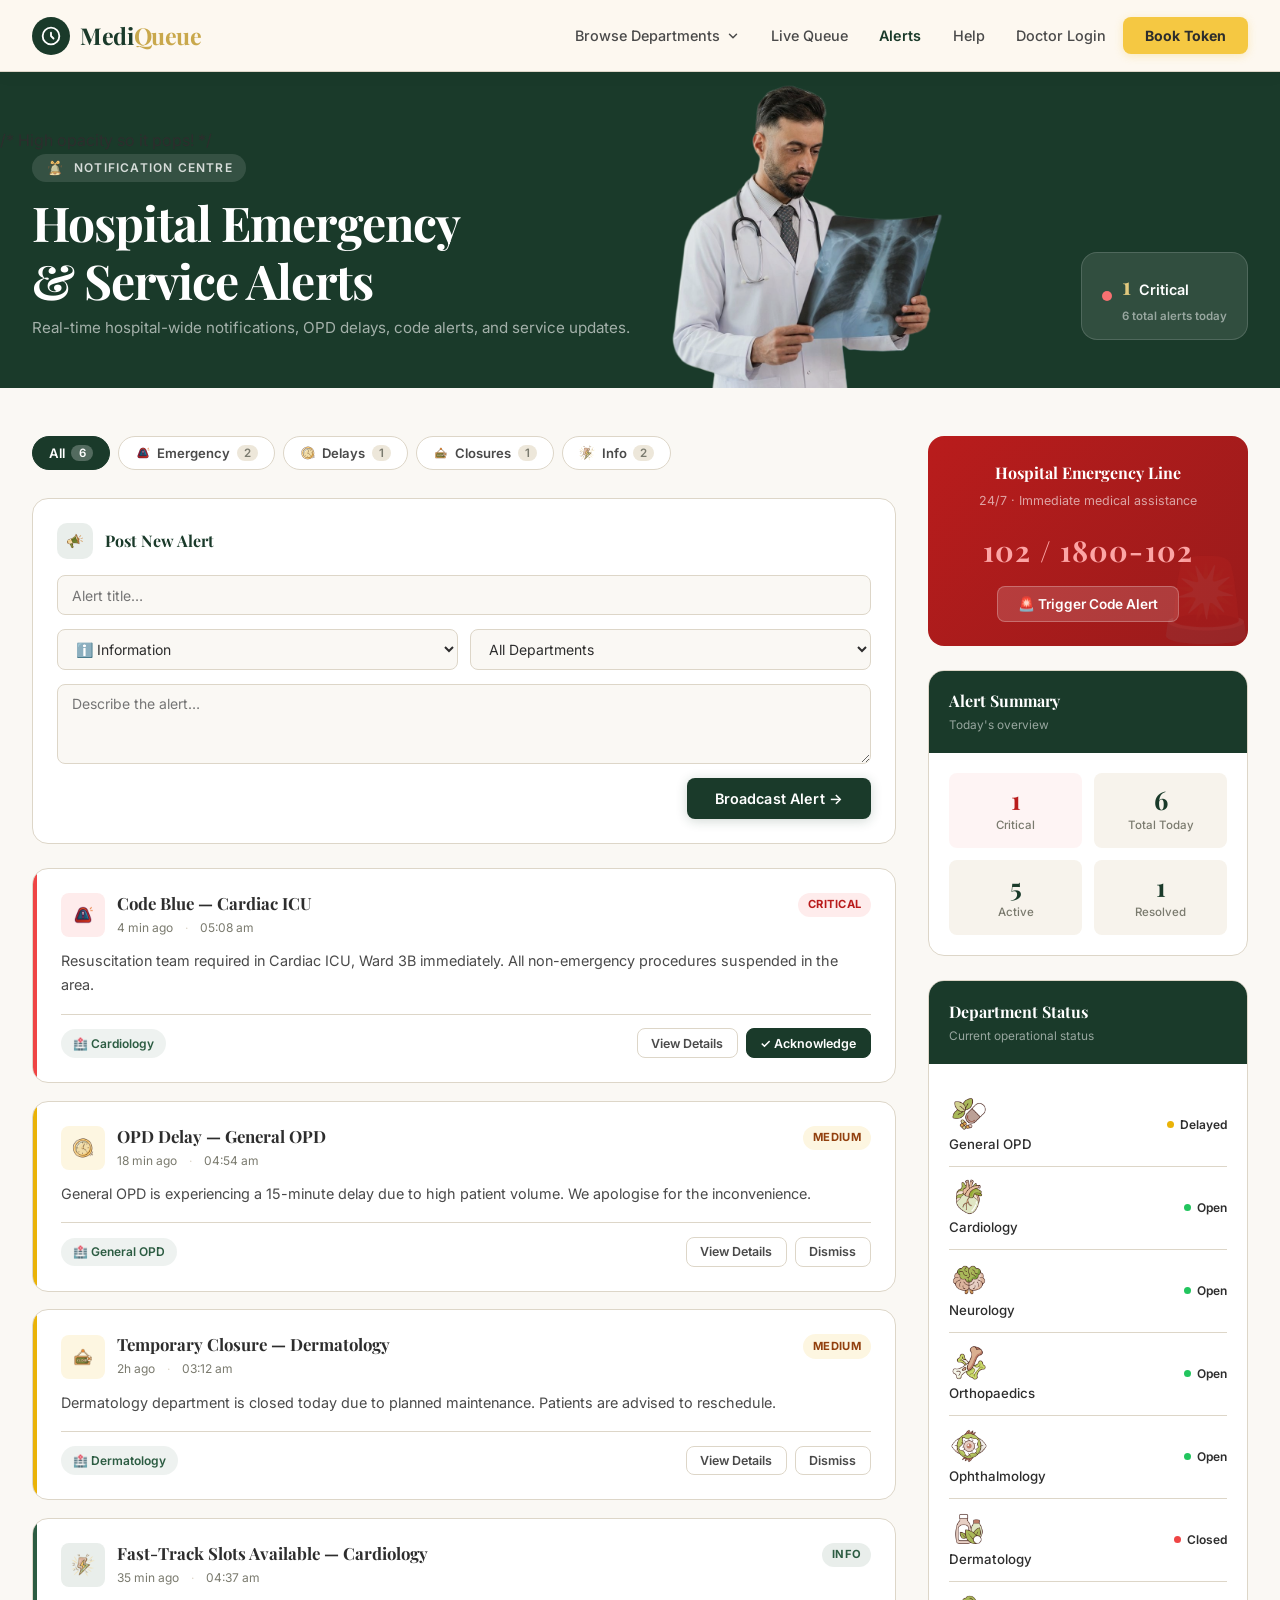
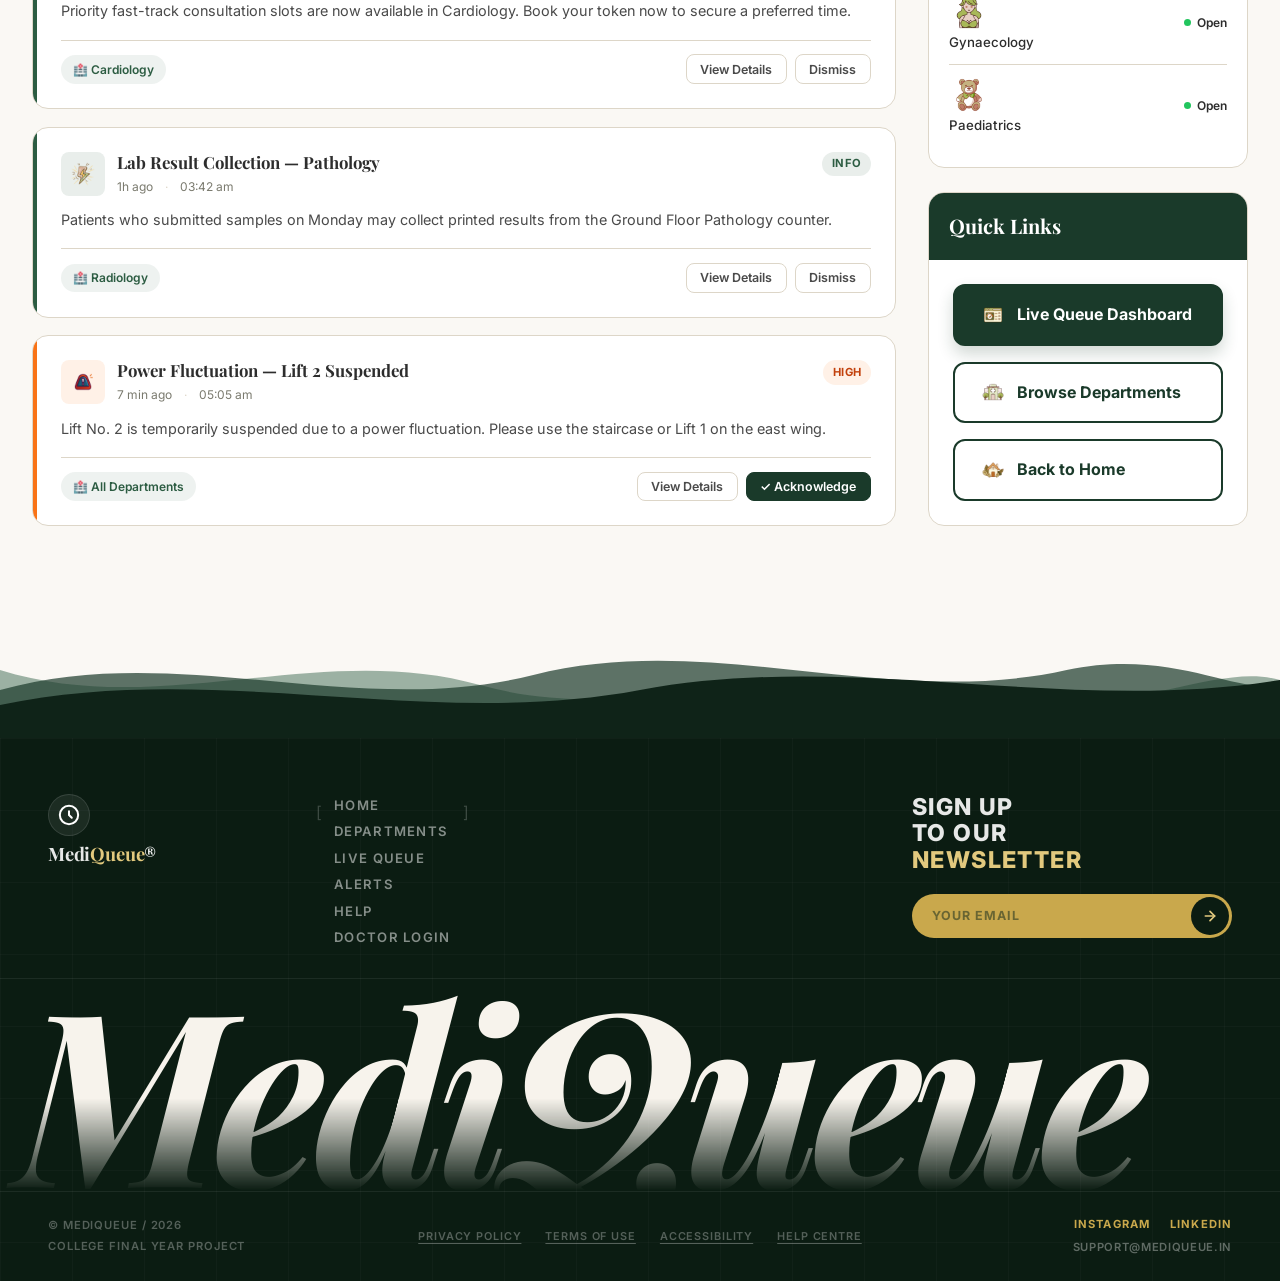
<file: alerts.html>
<!DOCTYPE html>
<html lang="en">
<head>
  <meta charset="UTF-8" />
  <meta name="viewport" content="width=device-width, initial-scale=1.0" />
  <title>Emergency Alerts — MediQueue</title>
  <link rel="preconnect" href="https://fonts.googleapis.com" />
  <link rel="preconnect" href="https://fonts.gstatic.com" crossorigin />
  <link rel="stylesheet" href="styles.css" />
  <style>
    /* ── Alerts page specific ── */
    .alerts-hero {
      background: var(--forest);
      padding: 3.5rem 0 3rem;
      position: relative;
      overflow: hidden;
    }
    
    .alerts-hero-inner {
      display: flex;
      align-items: flex-end;
      justify-content: space-between;
      gap: 2rem;
      flex-wrap: wrap;
    }
    .alerts-hero-title {
      font-family: var(--font-serif);
      font-size: clamp(2rem, 4vw, 3rem);
      font-weight: 700;
      color: #fff;
      line-height: 1.2;
      letter-spacing: -0.02em;
    }
    .alerts-hero-sub {
      font-size: 0.95rem;
      color: rgba(255,255,255,0.6);
      margin-top: 0.4rem;
    }
    .alerts-live-badge {
      display: flex;
      align-items: center;
      gap: 0.6rem;
      background: rgba(255,255,255,0.1);
      border: 1px solid rgba(255,255,255,0.15);
      border-radius: var(--radius-md);
      padding: 0.85rem 1.25rem;
      color: #fff;
      font-size: 0.9rem;
      font-weight: 600;
    }
    .alerts-live-dot {
      width: 10px; height: 10px;
      border-radius: 50%;
      background: #f87171;
      animation: pulse 1.5s ease-in-out infinite;
      flex-shrink: 0;
    }
    .alerts-live-count {
      font-family: var(--font-serif);
      font-size: 1.5rem;
      font-weight: 700;
      color: var(--gold-light);
      margin-right: 0.25rem;
    }

    /* ── Main ── */
    .alerts-main {
      background: var(--ivory);
      padding: 3rem 0 5rem;
    }
    .alerts-layout {
      display: grid;
      grid-template-columns: 1fr 320px;
      gap: 2rem;
      align-items: start;
    }

    /* ── Filter tabs ── */
    .alert-filter-tabs {
      display: flex;
      gap: 0.5rem;
      margin-bottom: 1.75rem;
      flex-wrap: wrap;
    }
    .alert-tab {
      display: flex;
      align-items: center;
      gap: 0.4rem;
      padding: 0.5rem 1rem;
      border-radius: 100px;
      font-size: 0.82rem;
      font-weight: 600;
      border: 1.5px solid var(--border);
      background: #fff;
      color: var(--charcoal-mid);
      cursor: pointer;
      transition: all var(--transition);
    }
    .alert-tab.active { background: var(--forest); color: #fff; border-color: var(--forest); }
    .alert-tab-count {
      background: rgba(255,255,255,0.25);
      border-radius: 100px;
      padding: 0.05rem 0.45rem;
      font-size: 0.72rem;
    }
    .alert-tab:not(.active) .alert-tab-count { background: var(--cream-dark); color: var(--muted); }

    /* ── Alert cards ── */
    .alerts-list {
      display: flex;
      flex-direction: column;
      gap: 1.1rem;
    }
    .alert-card {
      background: #fff;
      border: 1px solid var(--border);
      border-radius: var(--radius-md);
      overflow: hidden;
      transition: box-shadow var(--transition), transform var(--transition);
      position: relative;
    }
    .alert-card:hover {
      box-shadow: var(--shadow-md);
      transform: translateY(-2px);
    }
    .alert-card-strip {
      position: absolute;
      left: 0;
      top: 0;
      bottom: 0;
      width: 4px;
      border-radius: 0;
    }
    .strip-critical { background: #ef4444; }
    .strip-high     { background: #f97316; }
    .strip-medium   { background: #eab308; }
    .strip-low      { background: var(--forest-mid); }

    .alert-card-inner {
      padding: 1.5rem 1.5rem 1.5rem 1.75rem;
    }
    .alert-card-header {
      display: flex;
      align-items: flex-start;
      justify-content: space-between;
      gap: 1rem;
      margin-bottom: 0.75rem;
    }
    .alert-card-title-row {
      display: flex;
      align-items: center;
      gap: 0.75rem;
    }
    .alert-icon-wrap {
      width: 44px; height: 44px;
      border-radius: var(--radius-sm);
      display: flex;
      align-items: center;
      justify-content: center;
      font-size: 1.3rem;
      flex-shrink: 0;
    }
    .icon-critical { background: rgba(239,68,68,0.1); }
    .icon-high     { background: rgba(249,115,22,0.1); }
    .icon-medium   { background: rgba(234,179,8,0.12); }
    .icon-low      { background: rgba(44,92,66,0.1); }

    .alert-card-title {
      font-family: var(--font-serif);
      font-size: 1.05rem;
      font-weight: 700;
      color: var(--charcoal);
      line-height: 1.3;
    }
    .alert-card-meta {
      display: flex;
      align-items: center;
      gap: 0.75rem;
      flex-wrap: wrap;
      font-size: 0.75rem;
      color: var(--muted);
      margin-top: 0.2rem;
    }
    .alert-card-meta-sep { color: var(--border); }
    .alert-card-message {
      font-size: 0.9rem;
      color: var(--charcoal-mid);
      line-height: 1.7;
      margin-bottom: 1rem;
    }
    .alert-card-footer {
      display: flex;
      align-items: center;
      justify-content: space-between;
      flex-wrap: wrap;
      gap: 0.75rem;
      padding-top: 0.85rem;
      border-top: 1px solid var(--border);
    }
    .alert-dept-tag {
      display: flex;
      align-items: center;
      gap: 0.4rem;
      font-size: 0.75rem;
      font-weight: 600;
      color: var(--forest-mid);
      background: rgba(44,92,66,0.08);
      padding: 0.3rem 0.75rem;
      border-radius: 100px;
    }
    .alert-card-actions {
      display: flex;
      gap: 0.5rem;
    }
    .alert-btn-sm {
      padding: 0.4rem 0.85rem;
      border-radius: var(--radius-sm);
      font-size: 0.78rem;
      font-weight: 600;
      cursor: pointer;
      transition: all var(--transition);
      border: 1.5px solid var(--border);
      background: #fff;
      color: var(--charcoal-mid);
      font-family: var(--font-sans);
    }
    .alert-btn-sm:hover { background: var(--cream); }
    .alert-btn-sm.primary {
      background: var(--forest);
      color: #fff;
      border-color: var(--forest);
    }
    .alert-btn-sm.primary:hover { background: var(--forest-mid); }

    /* Priority badges */
    .priority-badge {
      font-size: 0.7rem;
      font-weight: 700;
      padding: 0.2rem 0.6rem;
      border-radius: 100px;
      white-space: nowrap;
      letter-spacing: 0.04em;
      text-transform: uppercase;
    }
    .pb-critical { background: rgba(239,68,68,0.1); color: #b91c1c; }
    .pb-high     { background: rgba(249,115,22,0.1); color: #c2410c; }
    .pb-medium   { background: rgba(234,179,8,0.12); color: #92400e; }
    .pb-low      { background: rgba(44,92,66,0.1);  color: var(--forest-mid); }

    /* ── Right sidebar ── */
    .alerts-sidebar { position: sticky; top: calc(var(--navbar-h) + 1rem); }
    .alert-sidebar-card {
      background: #fff;
      border: 1px solid var(--border);
      border-radius: var(--radius-md);
      overflow: hidden;
      margin-bottom: 1.5rem;
    }
    .alert-sidebar-header {
      padding: 1.1rem 1.25rem;
      background: var(--forest);
    }
    .alert-sidebar-title {
      font-family: var(--font-serif);
      font-size: 1rem;
      font-weight: 700;
      color: #fff;
    }
    .alert-sidebar-sub { font-size: 0.74rem; color: rgba(255,255,255,0.55); margin-top: 0.15rem; }
    .alert-sidebar-body { padding: 1.25rem; }

    /* Stats grid */
    .alert-stats-grid {
      display: grid;
      grid-template-columns: 1fr 1fr;
      gap: 0.75rem;
    }
    .alert-stat-box {
      background: var(--cream);
      border-radius: var(--radius-sm);
      padding: 0.85rem 1rem;
      text-align: center;
    }
    .alert-stat-num {
      font-family: var(--font-serif);
      font-size: 1.6rem;
      font-weight: 700;
      color: var(--forest);
      line-height: 1;
    }
    .alert-stat-label { font-size: 0.72rem; color: var(--muted); margin-top: 0.25rem; font-weight: 500; }
    .alert-stat-box.critical { background: rgba(239,68,68,0.06); }
    .alert-stat-box.critical .alert-stat-num { color: #b91c1c; }

    /* Emergency button */
    .emergency-call-card {
      background: linear-gradient(135deg, #b91c1c 0%, #991b1b 100%);
      border-radius: var(--radius-md);
      padding: 1.5rem;
      text-align: center;
      margin-bottom: 1.5rem;
      position: relative;
      overflow: hidden;
    }
    .emergency-call-card::after {
      content: '🚨';
      position: absolute;
      right: -0.5rem;
      bottom: -1rem;
      font-size: 5rem;
      opacity: 0.08;
    }
    .emergency-call-title {
      font-family: var(--font-serif);
      font-size: 1rem;
      font-weight: 700;
      color: #fff;
      margin-bottom: 0.3rem;
    }
    .emergency-call-sub {
      font-size: 0.78rem;
      color: rgba(255,255,255,0.6);
      margin-bottom: 1rem;
    }
    .emergency-call-number {
      font-family: var(--font-serif);
      font-size: 1.8rem;
      font-weight: 700;
      color: #fca5a5;
      letter-spacing: 0.04em;
    }
    .emergency-call-btn {
      margin-top: 0.85rem;
      background: rgba(255,255,255,0.15);
      color: #fff;
      border: 1px solid rgba(255,255,255,0.25);
      border-radius: var(--radius-sm);
      padding: 0.55rem 1.25rem;
      font-size: 0.85rem;
      font-weight: 600;
      font-family: var(--font-sans);
      cursor: pointer;
      transition: background var(--transition);
      display: inline-block;
    }
    .emergency-call-btn:hover { background: rgba(255,255,255,0.25); }

    /* Status list */
    .dept-status-list { display: flex; flex-direction: column; gap: 0; }
    .dept-status-row {
      display: flex;
      align-items: center;
      justify-content: space-between;
      padding: 0.65rem 0;
      border-bottom: 1px solid var(--border);
      font-size: 0.83rem;
    }
    .dept-status-row:last-child { border-bottom: none; }
    .dept-status-name { color: var(--charcoal); font-weight: 500; }
    .dept-status-indicator {
      display: flex;
      align-items: center;
      gap: 0.4rem;
      font-size: 0.75rem;
      font-weight: 600;
    }
    .dept-status-dot { width: 7px; height: 7px; border-radius: 50%; }
    .dot-open   { background: #22c55e; }
    .dot-closed { background: #ef4444; }
    .dot-delay  { background: #eab308; }

    /* ── EMERGENCY POPUP MODAL ── */
    .emergency-modal-overlay {
      position: fixed;
      inset: 0;
      background: rgba(139,0,0,0.5);
      backdrop-filter: blur(6px);
      -webkit-backdrop-filter: blur(6px);
      z-index: 2000;
      display: flex;
      align-items: center;
      justify-content: center;
      padding: 1.5rem;
      opacity: 0;
      visibility: hidden;
      transition: opacity var(--transition), visibility var(--transition);
    }
    .emergency-modal-overlay.active { opacity: 1; visibility: visible; }
    .emergency-modal-box {
      background: #fff;
      border-radius: var(--radius-lg);
      box-shadow: 0 30px 80px rgba(139,0,0,0.35);
      max-width: 540px;
      width: 100%;
      overflow: hidden;
      transform: scale(0.92) translateY(20px);
      transition: transform 0.35s cubic-bezier(0.34,1.56,0.64,1);
    }
    .emergency-modal-overlay.active .emergency-modal-box { transform: scale(1) translateY(0); }
    .emergency-modal-header {
      background: linear-gradient(135deg, #b91c1c 0%, #7f1d1d 100%);
      padding: 2rem;
      display: flex;
      align-items: center;
      gap: 1rem;
      position: relative;
    }
    .emergency-modal-icon {
      width: 56px; height: 56px;
      background: rgba(255,255,255,0.15);
      border-radius: 16px;
      display: flex;
      align-items: center;
      justify-content: center;
      font-size: 1.75rem;
      flex-shrink: 0;
      animation: emergencyPulse 1.5s ease-in-out infinite;
    }
    @keyframes emergencyPulse {
      0%,100% { box-shadow: 0 0 0 0 rgba(255,255,255,0.3); }
      50%      { box-shadow: 0 0 0 10px rgba(255,255,255,0); }
    }
    .emergency-modal-title {
      font-family: var(--font-serif);
      font-size: 1.4rem;
      font-weight: 700;
      color: #fff;
    }
    .emergency-modal-subtitle { font-size: 0.82rem; color: rgba(255,255,255,0.65); margin-top: 0.2rem; }
    .emergency-modal-close {
      position: absolute;
      top: 1rem; right: 1rem;
      width: 32px; height: 32px;
      border-radius: 50%;
      background: rgba(255,255,255,0.15);
      color: #fff;
      font-size: 1rem;
      display: flex;
      align-items: center;
      justify-content: center;
      cursor: pointer;
      border: none;
      font-family: inherit;
      transition: background var(--transition);
    }
    .emergency-modal-close:hover { background: rgba(255,255,255,0.25); }
    .emergency-modal-body { padding: 2rem; }
    .emergency-alert-content {
      background: rgba(239,68,68,0.05);
      border: 1px solid rgba(239,68,68,0.2);
      border-radius: var(--radius-md);
      padding: 1.25rem;
      margin-bottom: 1.25rem;
      font-size: 0.9rem;
      color: var(--charcoal-mid);
      line-height: 1.7;
    }
    .emergency-modal-meta {
      display: grid;
      grid-template-columns: 1fr 1fr;
      gap: 0.75rem;
      margin-bottom: 1.25rem;
    }
    .em-meta-box {
      background: var(--cream);
      border-radius: var(--radius-sm);
      padding: 0.75rem 1rem;
    }
    .em-meta-label { font-size: 0.7rem; font-weight: 600; text-transform: uppercase; letter-spacing: .06em; color: var(--muted); margin-bottom: .25rem; }
    .em-meta-value { font-size: 0.88rem; font-weight: 700; color: var(--charcoal); }
    .emergency-modal-footer {
      display: flex;
      gap: 0.75rem;
      justify-content: flex-end;
    }

    /* ── New alert compose form ── */
    .compose-form { display: flex; flex-direction: column; gap: 0.85rem; }
    .compose-input, .compose-select, .compose-textarea {
      width: 100%;
      padding: 0.65rem 0.9rem;
      border: 1.5px solid var(--border);
      border-radius: var(--radius-sm);
      font-size: 0.875rem;
      font-family: var(--font-sans);
      background: var(--ivory);
      color: var(--charcoal);
      outline: none;
      transition: border-color .2s;
    }
    .compose-input:focus, .compose-select:focus, .compose-textarea:focus {
      border-color: var(--forest-mid);
    }
    .compose-textarea { min-height: 80px; resize: vertical; }

    /* Responsive */
    @media (max-width: 1024px) {
      .alerts-layout { grid-template-columns: 1fr; }
      .alerts-sidebar { position: static; }
    }
  </style>
</head>
<body>

<!-- NAVBAR -->
<nav class="navbar" role="navigation">
  <div class="nav-container">
    <a href="index.html" class="nav-logo">
      <div class="nav-logo-icon">
        <svg viewBox="0 0 24 24" fill="none" stroke="#fff" stroke-width="2.2" stroke-linecap="round" stroke-linejoin="round">
          <path d="M12 2a10 10 0 1 0 0 20 10 10 0 0 0 0-20z"/>
          <path d="M12 8v4l3 3"/>
        </svg>
      </div>
      <span class="nav-logo-text">Medi<span>Queue</span></span>
    </a>
    <ul class="nav-links" id="navLinks">
      <li class="nav-dropdown">
        <button class="nav-dropdown-toggle">Browse Departments
          <svg width="14" height="14" viewBox="0 0 24 24" fill="none" stroke="currentColor" stroke-width="2.5" stroke-linecap="round" stroke-linejoin="round"><polyline points="6 9 12 15 18 9"/></svg>
        </button>
        <div class="nav-dropdown-menu" role="menu">
          <a href="departments.html" class="nav-dropdown-item" role="menuitem">
            <div class="nav-dropdown-item-icon">
              <img src="human-heart.png" alt="Cardio" style="width: 20px; height: 20px; object-fit: contain;">
            </div>
            <div class="nav-dropdown-item-text">
              <strong>Cardiology</strong>
              <small>Heart &amp; vascular care</small>
            </div>
          </a>

          <a href="departments.html" class="nav-dropdown-item" role="menuitem">
            <div class="nav-dropdown-item-icon">
              <img src="brain4.png" alt="Neuro" style="width: 20px; height: 20px; object-fit: contain;">
            </div>
            <div class="nav-dropdown-item-text">
              <strong>Neurology</strong>
              <small>Brain &amp; nervous system</small> 

              <small> heart @a</small>
            </div>
          </a>

          <a href="departments.html" class="nav-dropdown-item" role="menuitem">
            <div class="nav-dropdown-item-icon">
              <img src="bone.png" alt="Ortho" style="width: 20px; height: 20px; object-fit: contain;">
            </div>
            <div class="nav-dropdown-item-text">
              <strong>Orthopaedics</strong>
              <small>Bones, joints &amp; spine</small>
            </div>
          </a>

          <a href="departments.html" class="nav-dropdown-item" role="menuitem">
            <div class="nav-dropdown-item-icon">
              <img src="shampoo.png" alt="General" style="width: 20px; height: 20px; object-fit: contain;">
            </div>
            <div class="nav-dropdown-item-text">
              <strong>General OPD</strong>
              <small>General consultations</small>
            </div>
          </a>

          <div class="nav-divider"></div>

          <a href="departments.html" class="nav-dropdown-item" role="menuitem">
            <div class="nav-dropdown-item-icon">
              <img src="hospital.png" alt="All" style="width: 20px; height: 20px; object-fit: contain;">
            </div>
            <div class="nav-dropdown-item-text">
              <strong>View All Departments</strong>
              <small>12 departments available</small>
            </div>
          </a>
        </div>
      </li>
      <li><a href="queue.html" class="nav-link">Live Queue</a></li>
      <li><a href="alerts.html" class="nav-link active">Alerts</a></li>
      <li><a href="help.html" class="nav-link">Help</a></li>
      <li><a href="doctor-login.html" class="nav-link">Doctor Login</a></li>
      <li><a href="queue.html"><button class="btn-book-token">Book Token</button></a></li>
    </ul>
    <button class="nav-mobile-toggle" id="mobileToggle" aria-label="Toggle menu">
      <span></span><span></span><span></span>
    </button>
  </div>
</nav>


<!-- HERO -->
<section class="alerts-hero" style="position: relative; overflow: hidden;">

  <img src="emergency.png" alt="" aria-hidden="true"
       style="position: absolute; 
              bottom: -130px;      /* Use px to easily slide up or down */
              left: 63%;          /* Puts it perfectly between the text and the search box */
              transform: translateX(-50%); 
              height: 160%;       /* Taller than the section for a grand look */
              width: auto; 
              max-width: none;    /* Stops the browser from squishing it */
              object-fit: cover;  /* Keeps the proportions perfect */
              z-index: 1;         /* Keeps it behind the content */
              pointer-events: none; 
              opacity: 0.9;">     /* High opacity so it pops! */

  <div class="container" style="position: relative; z-index: 2;">
    <div class="alerts-hero-inner">
      <div>
        <div class="tag" style="margin-bottom:.75rem;background:rgba(255,255,255,0.12);color:rgba(255,255,255,.8);">
          <img src="bell-icon.png" alt="Alerts" style="width: 18px; height: 18px; object-fit: contain; vertical-align: middle; margin-right: 4px;">Notification Centre
        </div>
        <h1 class="alerts-hero-title">Hospital Emergency<br>&amp; Service Alerts</h1>
        <p class="alerts-hero-sub">Real-time hospital-wide notifications, OPD delays, code alerts, and service updates.</p>
      </div>
      <div class="alerts-live-badge">
        <span class="alerts-live-dot"></span>
        <div>
          <span class="alerts-live-count" id="criticalCount">2</span> Critical
          <div style="font-size:.72rem;color:rgba(255,255,255,.5);margin-top:.15rem;" id="totalAlerts">6 total alerts today</div>
        </div>
      </div>
    </div>
  </div>
</section>


<!-- MAIN -->
<section class="alerts-main">
  <div class="container">
    <div class="alerts-layout">

      <!-- LEFT: Alert list -->
      <div>
        <!-- Filter tabs -->
        <div class="alert-filter-tabs" id="alertFilterTabs">
          <button class="alert-tab active" onclick="filterAlerts('all', this)">
            All <span class="alert-tab-count" id="tabAll">6</span>
          </button>
          <button class="alert-tab" onclick="filterAlerts('emergency', this)">
            <img src="emergency-alert.png" alt="Emergency" style="width:16px; height:16px; object-fit:contain;"> Emergency <span class="alert-tab-count" id="tabEmergency">2</span>
          </button>
          <button class="alert-tab" onclick="filterAlerts('delay', this)">
            <img src="clock-icon.png" alt="Delay" style="width:16px; height:16px; object-fit:contain;"> Delays <span class="alert-tab-count" id="tabDelay">1</span>
          </button>
          <button class="alert-tab" onclick="filterAlerts('closure', this)">
            <img src="close.png" alt="Closure" style="width:16px; height:16px; object-fit:contain;"> Closures <span class="alert-tab-count" id="tabClosure">1</span>
          </button>
          <button class="alert-tab" onclick="filterAlerts('info', this)">
            <img src="electric-flash.png" alt="Info" style="width:16px; height:16px; object-fit:contain;"> Info <span class="alert-tab-count" id="tabInfo">2</span>
          </button>
        </div>
        <!-- Post new alert (admin-style) -->
        <div style="background:#fff;border:1px solid var(--border);border-radius:var(--radius-md);padding:1.5rem;margin-bottom:1.5rem;">
         <div style="display: flex; align-items: center; gap: 0.75rem; margin-bottom: 1rem;">
  
  <div style="width: 36px; height: 36px; border-radius: 10px; background: rgba(44,92,66,0.1); display: flex; align-items: center; justify-content: center; flex-shrink: 0;">
    <img src="megaphone-speaker.png" alt="Post" style="width: 20px; height: 20px; object-fit: contain;">
  </div>
  
  <div style="font-family: var(--font-serif); font-size: 1rem; font-weight: 700; color: var(--forest);">
    Post New Alert
  </div>

</div>
          <form class="compose-form" id="composeForm" onsubmit="postAlert(event)">
            <input type="text" class="compose-input" id="alertTitle" placeholder="Alert title…" required />
            <div style="display:grid;grid-template-columns:1fr 1fr;gap:.75rem;">
              <select class="compose-select" id="alertType">
                <option value="info">ℹ️ Information</option>
                <option value="delay">⏱️ OPD Delay</option>
                <option value="closure">🚧 Temporary Closure</option>
                <option value="emergency">🚨 Emergency</option>
              </select>
              <select class="compose-select" id="alertDept">
                <option value="All Departments">All Departments</option>
              </select>
            </div>
            <textarea class="compose-textarea" id="alertMessage" placeholder="Describe the alert…" required></textarea>
            <div style="display:flex;justify-content:flex-end;">
              <button type="submit" class="btn btn-primary">
                Broadcast Alert →
              </button>
            </div>
          </form>
        </div>

        <!-- Alerts list -->
        <div class="alerts-list" id="alertsList">
          <!-- Populated by JS -->
        </div>
      </div>

      <!-- RIGHT: Sidebar -->
      <div class="alerts-sidebar">

        <!-- Emergency line -->
        <div class="emergency-call-card">
          <div class="emergency-call-title">Hospital Emergency Line</div>
          <div class="emergency-call-sub">24/7 · Immediate medical assistance</div>
          <div class="emergency-call-number">102 / 1800-102</div>
          <button class="emergency-call-btn" onclick="triggerEmergencyPopup()">
            🚨 Trigger Code Alert
          </button>
        </div>

        <!-- Alert stats -->
        <div class="alert-sidebar-card">
          <div class="alert-sidebar-header">
            <div class="alert-sidebar-title">Alert Summary</div>
            <div class="alert-sidebar-sub">Today's overview</div>
          </div>
          <div class="alert-sidebar-body">
            <div class="alert-stats-grid">
              <div class="alert-stat-box critical">
                <div class="alert-stat-num" id="statCritical">2</div>
                <div class="alert-stat-label">Critical</div>
              </div>
              <div class="alert-stat-box">
                <div class="alert-stat-num" id="statTotal">6</div>
                <div class="alert-stat-label">Total Today</div>
              </div>
              <div class="alert-stat-box">
                <div class="alert-stat-num" id="statOpen">5</div>
                <div class="alert-stat-label">Active</div>
              </div>
              <div class="alert-stat-box">
                <div class="alert-stat-num">1</div>
                <div class="alert-stat-label">Resolved</div>
              </div>
            </div>
          </div>
        </div>

        <!-- Dept status -->
        <div class="alert-sidebar-card">
          <div class="alert-sidebar-header">
            <div class="alert-sidebar-title">Department Status</div>
            <div class="alert-sidebar-sub">Current operational status</div>
          </div>
          <div class="alert-sidebar-body">
            <div class="dept-status-list" id="deptStatusList">
              <!-- Populated by JS -->
            </div>
          </div>
        </div>

        <!-- Quick links -->
        <div class="alert-sidebar-card">
          <div class="alert-sidebar-header">
            <div class="alert-sidebar-title" style="font-size: 1.25rem;">Quick Links</div>
          </div>
          <div class="alert-sidebar-body" style="display:flex;flex-direction:column;gap:1rem; padding: 1.5rem;">
            
            <a href="queue.html" style="display:flex; align-items:center; justify-content:center; background: var(--forest); color: #fff; font-size: 1rem; font-weight: 700; font-family: var(--font-sans); padding: 1rem; border-radius: 12px; border: 2px solid var(--forest); box-shadow: 0 8px 16px rgba(26,58,42,0.2); text-decoration: none; width: 100%; box-sizing: border-box; transition: transform 0.2s;">
              <div style="display:flex; align-items:center; justify-content:flex-start; gap:0.75rem; width: 215px;">
                <img src="website-dashboard.png" alt="Queue" style="width: 24px; height: 24px; object-fit: contain; flex-shrink: 0;">
                <span style="text-align: left;">Live Queue Dashboard</span>
              </div>
            </a>
            
            <a href="departments.html" style="display:flex; align-items:center; justify-content:center; background: #fff; color: var(--forest); font-size: 1rem; font-weight: 700; font-family: var(--font-sans); padding: 1rem; border-radius: 12px; border: 2px solid var(--forest); text-decoration: none; width: 100%; box-sizing: border-box; transition: background 0.2s;">
              <div style="display:flex; align-items:center; justify-content:flex-start; gap:0.75rem; width: 215px;">
                <img src="hospital.png" alt="Departments" style="width: 24px; height: 24px; object-fit: contain; flex-shrink: 0;">
                <span style="text-align: left;">Browse Departments</span>
              </div>
            </a>
            
            <a href="index.html" style="display:flex; align-items:center; justify-content:center; background: #fff; color: var(--forest); font-size: 1rem; font-weight: 700; font-family: var(--font-sans); padding: 1rem; border-radius: 12px; border: 2px solid var(--forest); text-decoration: none; width: 100%; box-sizing: border-box; transition: background 0.2s;">
              <div style="display:flex; align-items:center; justify-content:flex-start; gap:0.75rem; width: 215px;">
                <img src="home (2).png" alt="Home" style="width: 24px; height: 24px; object-fit: contain; flex-shrink: 0;">
                <span style="text-align: left;">Back to Home</span>
              </div>
            </a>
            
          </div>
        </div>
      </div>
    </div>
  </div>
</section>


<!-- EMERGENCY POPUP MODAL -->
<div class="emergency-modal-overlay" id="emergencyModal" role="alertdialog" aria-modal="true" aria-live="assertive">
  <div class="emergency-modal-box">
    <div class="emergency-modal-header">
      <div class="emergency-modal-icon" id="emModalIcon">🚨</div>
      <div>
        <div class="emergency-modal-title" id="emModalTitle">Code Blue Alert</div>
        <div class="emergency-modal-subtitle" id="emModalSub">Cardiac ICU · Ward 3B</div>
      </div>
      <button class="emergency-modal-close" onclick="closeEmergencyModal()" aria-label="Close">✕</button>
    </div>
    <div class="emergency-modal-body">
      <div class="emergency-alert-content" id="emModalMessage">
        Resuscitation team required in Cardiac ICU, Ward 3B immediately. All non-emergency procedures suspended in the area. Medical staff report to Ward 3B immediately.
      </div>
      <div class="emergency-modal-meta" id="emModalMeta">
        <div class="em-meta-box">
          <div class="em-meta-label">Priority</div>
          <div class="em-meta-value" style="color:#b91c1c;">🔴 Critical</div>
        </div>
        <div class="em-meta-box">
          <div class="em-meta-label">Affected Area</div>
          <div class="em-meta-value">Cardiology</div>
        </div>
        <div class="em-meta-box">
          <div class="em-meta-label">Time Issued</div>
          <div class="em-meta-value" id="emModalTime">Just now</div>
        </div>
        <div class="em-meta-box">
          <div class="em-meta-label">Action Required</div>
          <div class="em-meta-value" style="color:#b91c1c;">Yes — Immediate</div>
        </div>
      </div>
      <div class="emergency-modal-footer">
        <button class="btn btn-secondary" onclick="closeEmergencyModal()">Dismiss</button>
        <button class="btn" style="background:#b91c1c;color:#fff;" onclick="acknowledgeAlert()">
          ✓ Acknowledge Alert
        </button>
      </div>
    </div>
  </div>
</div>

<footer class="footer-new" id="footer">

  <div class="footer-wave-wrap" aria-hidden="true" style="background: transparent;">
    <svg class="footer-wave-svg" viewBox="0 0 1440 110" preserveAspectRatio="none" xmlns="http://www.w3.org/2000/svg">
      <path d="M0,40 C180,90 360,10 540,55 C720,100 900,20 1080,60 C1260,100 1360,30 1440,50 L1440,110 L0,110 Z"
            fill="#2c5c42" opacity="0.45"/>
      <path d="M0,60 C200,10 400,90 600,45 C800,0 1000,80 1200,40 C1320,18 1390,65 1440,55 L1440,110 L0,110 Z"
            fill="#1a3a2a" opacity="0.7"/>
      <path d="M0,75 C240,30 480,100 720,60 C960,20 1200,85 1440,50 L1440,110 L0,110 Z"
            fill="#0f2318"/>
    </svg>
  </div>

  <div class="footer-new-body">

    <div class="ft-top">
      <div class="ft-brand">
        <a href="index.html" class="ft-logo-link" aria-label="MediQueue home">
          <div class="ft-logo-icon">
            <svg viewBox="0 0 24 24" fill="none" stroke="#fff" stroke-width="2.2" stroke-linecap="round" stroke-linejoin="round">
              <path d="M12 2a10 10 0 1 0 0 20 10 10 0 0 0 0-20z"/>
              <path d="M12 8v4l3 3"/>
            </svg>
          </div>
          <span class="ft-logo-text">Medi<em>Queue</em>®</span>
        </a>
      </div>

      <nav class="ft-nav" aria-label="Footer links">
        <span class="ft-nav-bracket">[</span>
        <div class="ft-nav-links">
          <a href="index.html">HOME</a>
          <a href="departments.html">DEPARTMENTS</a>
          <a href="queue.html">LIVE QUEUE</a>
          <a href="alerts.html">ALERTS</a>
          <a href="help.html">HELP</a>
          <a href="doctor-login.html">DOCTOR LOGIN</a>
        </div>
        <span class="ft-nav-bracket">]</span>
      </nav>

      <div class="ft-newsletter">
        <div class="ft-newsletter-heading">
          <span>SIGN UP</span>
          <span>TO OUR</span>
          <span class="ft-nl-accent">NEWSLETTER</span>
        </div>
        <form class="ft-nl-form" onsubmit="handleNewsletterSubmit(event)">
          <input type="email" class="ft-nl-input" placeholder="YOUR EMAIL" aria-label="Email address" required />
          <button type="submit" class="ft-nl-btn" aria-label="Subscribe">
            <svg width="18" height="18" viewBox="0 0 24 24" fill="none" stroke="currentColor" stroke-width="2.5" stroke-linecap="round" stroke-linejoin="round">
              <line x1="5" y1="12" x2="19" y2="12"/>
              <polyline points="12 5 19 12 12 19"/>
            </svg>
          </button>
        </form>
      </div>
    </div>

    <div class="ft-giant-wrap" aria-hidden="true">
      <span class="ft-giant-text">MediQueue</span>
    </div>

    <div class="ft-bottom">
      <div class="ft-bottom-copy">
        <span>© MEDIQUEUE / 2026</span>
        <span>COLLEGE FINAL YEAR PROJECT</span>
      </div>
      <div class="ft-bottom-legal">
        <a href="#">PRIVACY POLICY</a>
        <a href="#">TERMS OF USE</a>
        <a href="#">ACCESSIBILITY</a>
        <a href="#">HELP CENTRE</a>
      </div>
      <div class="ft-bottom-right">
        <div class="ft-socials">
          <a href="#" class="ft-social-link">INSTAGRAM</a>
          <a href="#" class="ft-social-link">LINKEDIN</a>
        </div>
        <a href="mailto:support@mediqueue.in" class="ft-email">SUPPORT@MEDIQUEUE.IN</a>
      </div>
    </div>

  </div>
</footer>

<script>
function handleNewsletterSubmit(e) {
  e.preventDefault();
  const input = e.target.querySelector('.ft-nl-input');
  if (typeof showToast === 'function') {
    showToast('Subscribed!', `${input.value} added to newsletter.`, '✉️');
  } else {
    alert(`Subscribed! ${input.value} added to newsletter.`);
  }
  input.value = '';
}
</script>


<!-- ═══════════════════════════════════════════════════════════
     BOOKING MODAL
═══════════════════════════════════════════════════════════════ -->
<div class="modal-overlay" id="bookingModal" role="dialog" aria-modal="true" aria-labelledby="modalTitle">
  <div class="modal-box">
    <div class="modal-header" style="position:relative;">
      <div class="modal-header-icon">🎫</div>
      <div>
        <div class="modal-header-title" id="modalTitle">Book Your OPD Token</div>
        <div class="modal-header-sub">Secure your place in the queue instantly</div>
      </div>
      <button class="modal-close" onclick="closeBookingModal()" aria-label="Close">✕</button>
    </div>

    <div class="modal-body" id="modalBody">
      <form id="bookingForm" onsubmit="submitBooking(event)">
        <div style="display:flex;flex-direction:column;gap:1.1rem;">

          <div>
            <label style="font-size:.8rem;font-weight:600;color:var(--charcoal-mid);display:block;margin-bottom:.4rem;letter-spacing:.04em;text-transform:uppercase;">Full Name</label>
            <input type="text" id="patientName" placeholder="e.g. Arjun Sharma" required
              style="width:100%;padding:.75rem 1rem;border:1.5px solid var(--border);border-radius:var(--radius-sm);font-size:.95rem;font-family:var(--font-sans);background:var(--ivory);color:var(--charcoal);outline:none;transition:border-color .2s;"
              onfocus="this.style.borderColor='var(--forest-mid)'"
              onblur="this.style.borderColor='var(--border)'" />
          </div>

          <div>
            <label style="font-size:.8rem;font-weight:600;color:var(--charcoal-mid);display:block;margin-bottom:.4rem;letter-spacing:.04em;text-transform:uppercase;">Department</label>
            <select id="deptSelect" required
              style="width:100%;padding:.75rem 1rem;border:1.5px solid var(--border);border-radius:var(--radius-sm);font-size:.95rem;font-family:var(--font-sans);background:var(--ivory);color:var(--charcoal);outline:none;cursor:pointer;transition:border-color .2s;"
              onfocus="this.style.borderColor='var(--forest-mid)'"
              onblur="this.style.borderColor='var(--border)'">
              <option value="">Select a department…</option>
              <option value="General OPD">General OPD</option>
              <option value="Cardiology">Cardiology</option>
              <option value="Neurology">Neurology</option>
              <option value="Orthopaedics">Orthopaedics</option>
              <option value="Ophthalmology">Ophthalmology</option>
              <option value="Dermatology">Dermatology</option>
              <option value="Gynaecology">Gynaecology</option>
              <option value="Paediatrics">Paediatrics</option>
            </select>
          </div>

          <div>
            <label style="font-size:.8rem;font-weight:600;color:var(--charcoal-mid);display:block;margin-bottom:.4rem;letter-spacing:.04em;text-transform:uppercase;">Token Type</label>
            <div style="display:grid;grid-template-columns:1fr 1fr;gap:.75rem;">
              <label style="cursor:pointer;">
                <input type="radio" name="tokenType" value="standard" checked style="display:none;" />
                <div class="token-type-option" id="opt-standard" onclick="selectTokenType('standard')"
                  style="border:2px solid var(--forest);background:rgba(44,92,66,0.05);border-radius:10px;padding:1rem;text-align:center;">
                  <div style="font-size:1.4rem;margin-bottom:.3rem;">🎫</div>
                  <div style="font-size:.85rem;font-weight:700;color:var(--forest);">Standard</div>
                  <div style="font-size:.74rem;color:var(--muted);">Free · Normal queue</div>
                </div>
              </label>
              <label style="cursor:pointer;">
                <input type="radio" name="tokenType" value="fasttrack" style="display:none;" />
                <div class="token-type-option" id="opt-fasttrack" onclick="selectTokenType('fasttrack')"
                  style="border:2px solid var(--border);border-radius:10px;padding:1rem;text-align:center;">
                  <div style="font-size:1.4rem;margin-bottom:.3rem;">⚡</div>
                  <div style="font-size:.85rem;font-weight:700;color:var(--charcoal);">Fast-Track</div>
                  <div style="font-size:.74rem;color:var(--muted);">₹150 · Priority queue</div>
                </div>
              </label>
            </div>
          </div>

        </div>

        <div class="modal-footer" style="padding:1.5rem 0 0;margin-top:1rem;">
          <button type="button" class="btn btn-secondary" onclick="closeBookingModal()">Cancel</button>
          <button type="submit" class="btn btn-gold">Generate Token →</button>
        </div>
      </form>
    </div>
  </div>
</div>
<div id="toast-container"></div>

<script src="app.js"></script>
<script>
  let currentAlertFilter = 'all';

  /* ── Priority config ── */
  const PRIORITY_CONFIG = {
    critical: { stripClass: 'strip-critical', iconClass: 'icon-critical', badgeClass: 'pb-critical', label: 'Critical' },
    high:     { stripClass: 'strip-high',     iconClass: 'icon-high',     badgeClass: 'pb-high',     label: 'High' },
    medium:   { stripClass: 'strip-medium',   iconClass: 'icon-medium',   badgeClass: 'pb-medium',   label: 'Medium' },
    low:      { stripClass: 'strip-low',      iconClass: 'icon-low',      badgeClass: 'pb-low',      label: 'Info' },
  };

  /* ── Render alerts ── */
  /* ── Custom Premium Icons Mapping ── */
  const CUSTOM_ICONS = {
    emergency: '<img src="emergency-alert.png" style="width: 24px; height: 24px; object-fit: contain;">',
    delay: '<img src="clock-icon.png" style="width: 24px; height: 24px; object-fit: contain;">',
    closure: '<img src="close.png" style="width: 24px; height: 24px; object-fit: contain;">',
    info: '<img src="electric-flash.png" style="width: 24px; height: 24px; object-fit: contain;">'
  };

  /* ── Render alerts ── */
  function renderAlerts() {
    const list = document.getElementById('alertsList');
    if (!list) return;

    let filtered = MQ.alerts;
    if (currentAlertFilter !== 'all') {
      filtered = MQ.alerts.filter(a => a.type === currentAlertFilter);
    }

    if (filtered.length === 0) {
      list.innerHTML = `<div style="text-align:center;padding:3rem;color:var(--muted);">
        <div style="font-size:2.5rem;margin-bottom:.75rem;">✅</div>
        <div style="font-size:1rem;font-weight:600;">No alerts in this category.</div>
      </div>`;
      return;
    }

    list.innerHTML = filtered.map(alert => {
      const pc = PRIORITY_CONFIG[alert.priority] || PRIORITY_CONFIG.low;
      // Pulls your custom PNG based on the alert type!
      const customImgIcon = CUSTOM_ICONS[alert.type] || CUSTOM_ICONS.info; 

      return `
        <div class="alert-card" id="alert-${alert.id}">
          <div class="alert-card-strip ${pc.stripClass}"></div>
          <div class="alert-card-inner">
            <div class="alert-card-header">
              <div class="alert-card-title-row">
                <div class="alert-icon-wrap ${pc.iconClass}">${customImgIcon}</div>
                <div>
                  <div class="alert-card-title">${alert.title}</div>
                  <div class="alert-card-meta">
                    <span>${timeAgo(alert.time)}</span>
                    <span class="alert-card-meta-sep">·</span>
                    <span>${formatTime(alert.time)}</span>
                  </div>
                </div>
              </div>
              <span class="priority-badge ${pc.badgeClass}">${pc.label}</span>
            </div>
            <p class="alert-card-message">${alert.message}</p>
            <div class="alert-card-footer">
              <div class="alert-dept-tag">
                🏥 ${alert.affectedDept}
              </div>
              <div class="alert-card-actions">
                <button class="alert-btn-sm" onclick="viewAlertDetails('${alert.id}')">
                  View Details
                </button>
                ${alert.actionRequired
                  ? `<button class="alert-btn-sm primary" onclick="acknowledgeAlertById('${alert.id}')">
                       ✓ Acknowledge
                     </button>`
                  : `<button class="alert-btn-sm" onclick="dismissAlert('${alert.id}')">
                       Dismiss
                     </button>`
                }
              </div>
            </div>
          </div>
        </div>
      `;
    }).join('');
  }
  /* ── Dept status list ── */
  function renderDeptStatus() {
    const list = document.getElementById('deptStatusList');
    if (!list) return;
    const sample = MQ.departments.slice(0, 8);
    // Check if dept has a delay alert
    const delayedDepts = MQ.alerts.filter(a => a.type === 'delay').map(a => a.affectedDept);

    list.innerHTML = sample.map(d => {
      let status = d.status === 'open' ? 'open' : 'closed';
      if (delayedDepts.includes(d.name)) status = 'delay';
      const labels = { open: 'Open', closed: 'Closed', delay: 'Delayed' };
      return `
        <div class="dept-status-row">
          <span class="dept-status-name">${d.icon} ${d.name}</span>
          <div class="dept-status-indicator">
            <span class="dept-status-dot dot-${status}"></span>
            <span>${labels[status]}</span>
          </div>
        </div>
      `;
    }).join('');
  }

  /* ── Update tab counts ── */
  function updateTabCounts() {
    const counts = { all: MQ.alerts.length, emergency: 0, delay: 0, closure: 0, info: 0 };
    MQ.alerts.forEach(a => { if (counts[a.type] !== undefined) counts[a.type]++; });
    document.getElementById('tabAll').textContent       = counts.all;
    document.getElementById('tabEmergency').textContent = counts.emergency;
    document.getElementById('tabDelay').textContent     = counts.delay;
    document.getElementById('tabClosure').textContent   = counts.closure;
    document.getElementById('tabInfo').textContent      = counts.info;

    const critical = MQ.alerts.filter(a => a.priority === 'critical').length;
    document.getElementById('criticalCount').textContent = critical;
    document.getElementById('totalAlerts').textContent   = `${MQ.alerts.length} total alerts today`;
    document.getElementById('statCritical').textContent  = critical;
    document.getElementById('statTotal').textContent     = MQ.alerts.length;
    document.getElementById('statOpen').textContent      = MQ.alerts.filter(a => a.actionRequired).length + 3;
  }

  /* ── Filter ── */
  function filterAlerts(type, btn) {
    currentAlertFilter = type;
    document.querySelectorAll('.alert-tab').forEach(t => t.classList.remove('active'));
    btn.classList.add('active');
    renderAlerts();
  }

  /* ── Alert actions ── */
  function viewAlertDetails(id) {
    const alert = MQ.alerts.find(a => a.id === id);
    if (!alert) return;
    const em = document.getElementById('emergencyModal');
    document.getElementById('emModalIcon').innerHTML = CUSTOM_ICONS[alert.type] || CUSTOM_ICONS.info;
    document.getElementById('emModalTitle').textContent   = alert.title;
    document.getElementById('emModalSub').textContent     = `${alert.affectedDept}`;
    document.getElementById('emModalMessage').textContent = alert.message;
    document.getElementById('emModalTime').textContent    = formatTime(alert.time);

    const meta = document.getElementById('emModalMeta');
    const pc = PRIORITY_CONFIG[alert.priority] || PRIORITY_CONFIG.low;
    const priorityDot = { critical: '🔴', high: '🟠', medium: '🟡', low: '🟢' };
    meta.children[0].querySelector('.em-meta-value').textContent = `${priorityDot[alert.priority] || '🔵'} ${pc.label}`;
    meta.children[0].querySelector('.em-meta-value').style.color = alert.priority === 'critical' ? '#b91c1c' : 'var(--charcoal)';
    meta.children[1].querySelector('.em-meta-value').textContent = alert.affectedDept;

    em.classList.add('active');
    document.body.style.overflow = 'hidden';
  }

  function dismissAlert(id) {
    const idx = MQ.alerts.findIndex(a => a.id === id);
    if (idx !== -1) { MQ.alerts.splice(idx, 1); }
    renderAlerts();
    updateTabCounts();
    renderDeptStatus();
    showToast('Alert Dismissed', 'The notification has been removed.', '✅');
  }

  function acknowledgeAlertById(id) {
    const alert = MQ.alerts.find(a => a.id === id);
    if (alert) {
      alert.actionRequired = false;
      alert.priority = 'low';
    }
    renderAlerts();
    updateTabCounts();
    showToast('Alert Acknowledged', 'The alert has been marked as acknowledged.', '✓');
  }

  /* ── Emergency popup ── */
  function triggerEmergencyPopup() {
    const critical = MQ.alerts.find(a => a.priority === 'critical') || MQ.alerts[0];
    if (critical) viewAlertDetails(critical.id);
    else {
      document.getElementById('emergencyModal').classList.add('active');
      document.body.style.overflow = 'hidden';
    }
  }
  function closeEmergencyModal() {
    document.getElementById('emergencyModal').classList.remove('active');
    document.body.style.overflow = '';
  }
  function acknowledgeAlert() {
    closeEmergencyModal();
    showToast('Alert Acknowledged', 'Your response has been logged.', '✓');
  }

  document.getElementById('emergencyModal').addEventListener('click', function(e) {
    if (e.target === this) closeEmergencyModal();
  });

  /* ── Post new alert ── */
  function populateAlertDeptSelect() {
    const sel = document.getElementById('alertDept');
    MQ.departments.forEach(d => {
      const opt = document.createElement('option');
      opt.value = d.name;
      opt.textContent = `${d.icon} ${d.name}`;
      sel.appendChild(opt);
    });
  }

  function postAlert(e) {
    e.preventDefault();
    const title   = document.getElementById('alertTitle').value.trim();
    const type    = document.getElementById('alertType').value;
    const dept    = document.getElementById('alertDept').value;
    const message = document.getElementById('alertMessage').value.trim();
    if (!title || !message) return;

    const typeIcons   = { info: 'ℹ️', delay: '⏱️', closure: '🚧', emergency: '🚨' };
    const typePriority = { info: 'low', delay: 'medium', closure: 'medium', emergency: 'critical' };

    const newAlert = {
      id: 'A' + (MQ.alerts.length + 100),
      type, title, message,
      time: new Date(),
      icon: typeIcons[type] || 'ℹ️',
      priority: typePriority[type] || 'low',
      affectedDept: dept,
      actionRequired: type === 'emergency',
    };

    MQ.alerts.unshift(newAlert);

    // reset form
    document.getElementById('alertTitle').value   = '';
    document.getElementById('alertMessage').value = '';

    renderAlerts();
    updateTabCounts();
    renderDeptStatus();
    showToast('Alert Posted', `"${title}" has been broadcast.`, typeIcons[type]);

    if (type === 'emergency') {
      setTimeout(() => viewAlertDetails(newAlert.id), 600);
    }
  }

  /* ── Auto-simulate new alerts every 45s ── */
  const AUTO_ALERTS = [
    { type: 'info',    title: 'Pharmacy Counter B now open', message: 'Pharmacy Counter B (Ground Floor) has reopened after servicing. Normal operations resumed.', dept: 'All Departments', priority: 'low', icon: 'ℹ️' },
    { type: 'delay',   title: 'Radiology — 10-min delay', message: 'Radiology scans are delayed by approximately 10 minutes due to equipment calibration. We apologise for the inconvenience.', dept: 'Radiology', priority: 'medium', icon: '⏱️' },
    { type: 'info',    title: 'Blood Donation Camp — Hall A', message: 'A blood donation camp is being hosted in Conference Hall A until 5:00 PM. Volunteers are welcome.', dept: 'All Departments', priority: 'low', icon: '🩸' },
  ];
  let autoAlertIdx = 0;
  setInterval(() => {
    const a = AUTO_ALERTS[autoAlertIdx % AUTO_ALERTS.length];
    autoAlertIdx++;
    const newA = {
      id: 'AUTO' + Date.now(),
      type: a.type,
      title: a.title,
      message: a.message,
      time: new Date(),
      icon: a.icon,
      priority: a.priority,
      affectedDept: a.dept,
      actionRequired: false,
    };
    MQ.alerts.push(newA);
    renderAlerts();
    updateTabCounts();
    showToast('New Alert', a.title, a.icon, 5000);
  }, 45000);

  /* ── Mobile nav ── */
  document.getElementById('mobileToggle').addEventListener('click', function() {
    document.getElementById('navLinks').classList.toggle('open');
  });

  /* ── Init ── */
  populateAlertDeptSelect();
  renderAlerts();
  renderDeptStatus();
  updateTabCounts();

  // Auto-show critical alert popup after 3 seconds for demo effect
  setTimeout(() => {
    const firstCritical = MQ.alerts.find(a => a.priority === 'critical');
    if (firstCritical) viewAlertDetails(firstCritical.id);
  }, 3000);

  document.addEventListener('keydown', e => {
    if (e.key === 'Escape') closeEmergencyModal();
  });
</script>
</body>
</html>
</file>
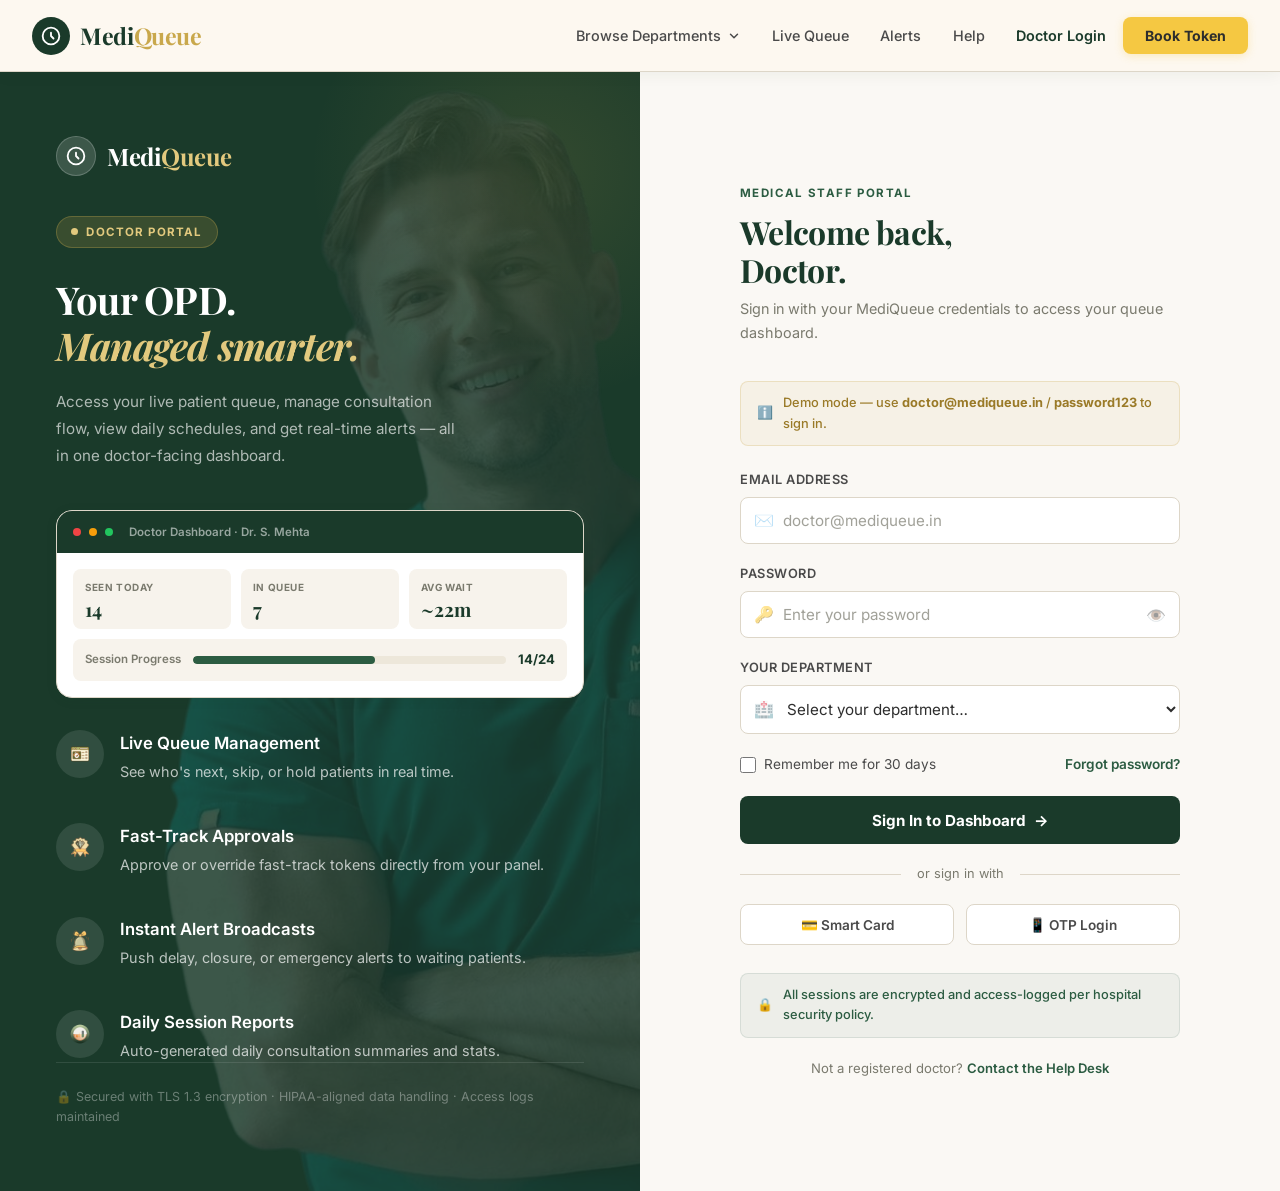
<file: doctor-login.html>
<!DOCTYPE html>
<html lang="en">
<head>
  <meta charset="UTF-8" />
  <meta name="viewport" content="width=device-width, initial-scale=1.0" />
  <title>Doctor Login — MediQueue</title>
  <link rel="preconnect" href="https://fonts.googleapis.com" />
  <link rel="preconnect" href="https://fonts.gstatic.com" crossorigin />
  <link rel="stylesheet" href="styles.css" />
  <style>
    /* ── Doctor Login page specific ── */
    .login-page {
      min-height: calc(100vh - var(--navbar-h));
      display: grid;
      grid-template-columns: 1fr 1fr;
    }

    /* ── Left panel (illustration/branding) ── */
    .login-panel-left {
      background: linear-gradient(160deg, var(--forest) 0%, var(--forest-mid) 65%, #3d7a58 100%);
      padding: 4rem 3.5rem;
      display: flex;
      flex-direction: column;
      justify-content: space-between;
      position: relative;
      overflow: hidden;
    }
    .login-panel-left::before {
      content: '';
      position: absolute;
      top: -150px; right: -150px;
      width: 500px; height: 500px;
      background: radial-gradient(circle, rgba(201,168,76,0.14) 0%, transparent 65%);
      pointer-events: none;
    }
    
    .login-left-logo {
      display: flex;
      align-items: center;
      gap: 0.7rem;
      position: relative;
      z-index: 1;
    }
    .login-left-logo-icon {
      width: 40px; height: 40px;
      background: rgba(255,255,255,0.15);
      border: 1px solid rgba(255,255,255,0.2);
      border-radius: 50%;
      display: flex;
      align-items: center;
      justify-content: center;
    }
    .login-left-logo-text {
      font-family: var(--font-serif);
      font-size: 1.5rem;
      font-weight: 700;
      color: #fff;
      letter-spacing: -0.02em;
    }
    .login-left-logo-text span { color: var(--gold-light); }

    .login-left-body {
      position: relative;
      z-index: 1;
    }
    .login-left-tag {
      display: inline-flex;
      align-items: center;
      gap: 0.5rem;
      background: rgba(201,168,76,0.18);
      border: 1px solid rgba(201,168,76,0.3);
      border-radius: 100px;
      padding: 0.35rem 0.9rem;
      font-size: 0.72rem;
      font-weight: 700;
      letter-spacing: 0.1em;
      text-transform: uppercase;
      color: var(--gold-light);
      margin-bottom: 1.75rem;
    }
    .login-left-title {
      font-family: var(--font-serif);
      font-size: clamp(1.8rem, 3vw, 2.8rem);
      font-weight: 700;
      color: #fff;
      line-height: 1.2;
      letter-spacing: -0.02em;
      margin-bottom: 1.25rem;
    }
    .login-left-title em { font-style: italic; color: var(--gold-light); }
    .login-left-desc {
      font-size: 0.95rem;
      color: rgba(255,255,255,0.65);
      line-height: 1.8;
      max-width: 400px;
      margin-bottom: 2.5rem;
    }
    .login-features {
      display: flex;
      flex-direction: column;
      gap: 1rem;
    }
    .login-feature-item {
      display: flex;
      align-items: flex-start;
      gap: 0.85rem;
    }
    .login-feature-icon {
      width: 36px; height: 36px;
      background: rgba(255,255,255,0.1);
      border-radius: 10px;
      display: flex;
      align-items: center;
      justify-content: center;
      font-size: 1rem;
      flex-shrink: 0;
      margin-top: 0.05rem;
    }
    .login-feature-title {
      font-size: 0.9rem;
      font-weight: 600;
      color: #fff;
      line-height: 1.3;
    }
    .login-feature-desc {
      font-size: 0.8rem;
      color: rgba(255,255,255,0.5);
      margin-top: 0.15rem;
      line-height: 1.5;
    }

    .login-left-footer {
      position: relative;
      z-index: 1;
      font-size: 0.78rem;
      color: rgba(255,255,255,0.35);
      border-top: 1px solid rgba(255,255,255,0.1);
      padding-top: 1.5rem;
    }

    /* ── Right panel (form) ── */
    .login-panel-right {
      background: var(--ivory);
      display: flex;
      align-items: center;
      justify-content: center;
      padding: 3rem 2rem;
    }
    .login-form-wrap {
      width: 100%;
      max-width: 440px;
    }
    .login-form-header {
      margin-bottom: 2.25rem;
    }
    .login-form-eyebrow {
      font-size: 0.72rem;
      font-weight: 700;
      letter-spacing: 0.12em;
      text-transform: uppercase;
      color: var(--forest-mid);
      margin-bottom: 0.65rem;
    }
    .login-form-title {
      font-family: var(--font-serif);
      font-size: 2rem;
      font-weight: 700;
      color: var(--forest);
      letter-spacing: -0.02em;
      line-height: 1.2;
      margin-bottom: 0.5rem;
    }
    .login-form-sub {
      font-size: 0.9rem;
      color: var(--muted);
      line-height: 1.65;
    }

    /* ── Form ── */
    .login-form {
      display: flex;
      flex-direction: column;
      gap: 1.25rem;
    }
    .form-group {
      display: flex;
      flex-direction: column;
      gap: 0.4rem;
    }
    .form-label {
      font-size: 0.8rem;
      font-weight: 600;
      color: var(--charcoal-mid);
      letter-spacing: 0.04em;
      text-transform: uppercase;
    }
    .form-input-wrap {
      position: relative;
      display: flex;
      align-items: center;
    }
    .form-input-icon {
      position: absolute;
      left: 0.9rem;
      font-size: 1rem;
      pointer-events: none;
      opacity: 0.5;
    }
    .form-input {
      width: 100%;
      padding: 0.82rem 1rem 0.82rem 2.65rem;
      border: 1.5px solid var(--border);
      border-radius: var(--radius-sm);
      font-family: var(--font-sans);
      font-size: 0.95rem;
      color: var(--charcoal);
      background: #fff;
      outline: none;
      transition: border-color var(--transition), box-shadow var(--transition);
    }
    .form-input:focus {
      border-color: var(--forest-mid);
      box-shadow: 0 0 0 3px rgba(44,92,66,0.08);
    }
    .form-input::placeholder { color: var(--muted); opacity: 0.7; }
    .form-input-toggle {
      position: absolute;
      right: 0.9rem;
      background: none;
      border: none;
      font-size: 1rem;
      cursor: pointer;
      opacity: 0.45;
      transition: opacity var(--transition);
      padding: 0;
      line-height: 1;
    }
    .form-input-toggle:hover { opacity: 0.8; }

    .form-row {
      display: flex;
      align-items: center;
      justify-content: space-between;
      gap: 0.5rem;
    }
    .form-checkbox-label {
      display: flex;
      align-items: center;
      gap: 0.5rem;
      font-size: 0.85rem;
      color: var(--charcoal-mid);
      cursor: pointer;
      user-select: none;
    }
    .form-checkbox-label input[type=checkbox] {
      width: 16px; height: 16px;
      accent-color: var(--forest);
      cursor: pointer;
      border-radius: 3px;
    }
    .form-forgot {
      font-size: 0.85rem;
      color: var(--forest-mid);
      font-weight: 600;
      text-decoration: none;
      transition: color var(--transition);
    }
    .form-forgot:hover { color: var(--forest); text-decoration: underline; }

    .login-btn {
      width: 100%;
      padding: 0.9rem 1.5rem;
      background: var(--forest);
      color: #fff;
      border: none;
      border-radius: var(--radius-sm);
      font-family: var(--font-sans);
      font-size: 0.95rem;
      font-weight: 700;
      cursor: pointer;
      transition: background var(--transition), box-shadow var(--transition), transform var(--transition);
      display: flex;
      align-items: center;
      justify-content: center;
      gap: 0.5rem;
    }
    .login-btn:hover {
      background: var(--forest-mid);
      box-shadow: 0 6px 20px rgba(44,92,66,0.25);
      transform: translateY(-1px);
    }
    .login-btn:active { transform: translateY(0); }
    .login-btn.loading { opacity: 0.7; pointer-events: none; }

    .login-divider {
      display: flex;
      align-items: center;
      gap: 1rem;
      color: var(--muted);
      font-size: 0.8rem;
    }
    .login-divider::before, .login-divider::after {
      content: '';
      flex: 1;
      height: 1px;
      background: var(--border);
    }

    /* Badge login options */
    .login-alt-options {
      display: grid;
      grid-template-columns: 1fr 1fr;
      gap: 0.75rem;
    }
    .login-alt-btn {
      display: flex;
      align-items: center;
      justify-content: center;
      gap: 0.6rem;
      padding: 0.7rem 1rem;
      background: #fff;
      border: 1.5px solid var(--border);
      border-radius: var(--radius-sm);
      font-family: var(--font-sans);
      font-size: 0.85rem;
      font-weight: 600;
      color: var(--charcoal-mid);
      cursor: pointer;
      transition: all var(--transition);
    }
    .login-alt-btn:hover {
      border-color: var(--forest-mid);
      color: var(--forest);
      background: rgba(44,92,66,0.04);
    }

    /* Validation states */
    .form-input.error { border-color: #e03131; }
    .form-input.success { border-color: #2f9e44; }
    .form-error-msg {
      font-size: 0.78rem;
      color: #e03131;
      font-weight: 500;
      display: none;
    }
    .form-error-msg.visible { display: block; }

    /* Security badge */
    .security-badge {
      display: flex;
      align-items: center;
      gap: 0.6rem;
      background: rgba(44,92,66,0.06);
      border: 1px solid rgba(44,92,66,0.12);
      border-radius: var(--radius-sm);
      padding: 0.7rem 1rem;
      font-size: 0.8rem;
      color: var(--forest-mid);
      font-weight: 500;
    }

    /* Dashboard preview card */
    .dashboard-preview {
      background: #fff;
      border: 1px solid var(--border);
      border-radius: var(--radius-md);
      overflow: hidden;
      margin-bottom: 2rem;
      box-shadow: var(--shadow-sm);
    }
    .dashboard-preview-header {
      background: var(--forest);
      padding: 0.75rem 1rem;
      display: flex;
      align-items: center;
      gap: 0.5rem;
    }
    .dash-dot {
      width: 8px; height: 8px;
      border-radius: 50%;
    }
    .dashboard-preview-body {
      padding: 1rem;
      display: grid;
      grid-template-columns: 1fr 1fr 1fr;
      gap: 0.6rem;
    }
    .dash-mini-stat {
      background: var(--cream);
      border-radius: 8px;
      padding: 0.65rem 0.75rem;
    }
    .dash-mini-label {
      font-size: 0.62rem;
      font-weight: 700;
      letter-spacing: 0.06em;
      text-transform: uppercase;
      color: var(--muted);
      margin-bottom: 0.25rem;
    }
    .dash-mini-value {
      font-family: var(--font-serif);
      font-size: 1.2rem;
      font-weight: 700;
      color: var(--forest);
      line-height: 1;
    }
    .dash-queue-bar {
      grid-column: span 3;
      background: var(--cream);
      border-radius: 8px;
      padding: 0.65rem 0.75rem;
      display: flex;
      align-items: center;
      gap: 0.75rem;
    }
    .dash-queue-label { font-size: 0.72rem; color: var(--muted); font-weight: 600; white-space: nowrap; }
    .dash-queue-track {
      flex: 1;
      height: 8px;
      background: var(--cream-dark);
      border-radius: 4px;
      overflow: hidden;
    }
    .dash-queue-fill {
      height: 100%;
      background: var(--forest-mid);
      border-radius: 4px;
      width: 58%;
    }
    .dash-queue-num { font-size: 0.82rem; font-weight: 700; color: var(--forest); }

    /* Responsive */
    @media (max-width: 900px) {
      .login-page { grid-template-columns: 1fr; }
      .login-panel-left { display: none; }
      .login-panel-right { min-height: calc(100vh - var(--navbar-h)); }
    }
  </style>
</head>
<body>

<!-- NAVBAR -->
<nav class="navbar" role="navigation">
  <div class="nav-container">
    <a href="index.html" class="nav-logo">
      <div class="nav-logo-icon">
        <svg viewBox="0 0 24 24" fill="none" stroke="#fff" stroke-width="2.2" stroke-linecap="round" stroke-linejoin="round">
          <path d="M12 2a10 10 0 1 0 0 20 10 10 0 0 0 0-20z"/>
          <path d="M12 8v4l3 3"/>
        </svg>
      </div>
      <span class="nav-logo-text">Medi<span>Queue</span></span>
    </a>
    <ul class="nav-links" id="navLinks">
      <li class="nav-dropdown">
        <button class="nav-dropdown-toggle">Browse Departments
          <svg width="14" height="14" viewBox="0 0 24 24" fill="none" stroke="currentColor" stroke-width="2.5" stroke-linecap="round" stroke-linejoin="round"><polyline points="6 9 12 15 18 9"/></svg>
        </button>
       <div class="nav-dropdown-menu" role="menu">
          <a href="departments.html" class="nav-dropdown-item" role="menuitem">
            <div class="nav-dropdown-item-icon">
              <img src="human-heart.png" alt="Cardio" style="width: 20px; height: 20px; object-fit: contain;">
            </div>
            <div class="nav-dropdown-item-text">
              <strong>Cardiology</strong>
              <small>Heart &amp; vascular care</small>
            </div>
          </a>

          <a href="departments.html" class="nav-dropdown-item" role="menuitem">
            <div class="nav-dropdown-item-icon">
              <img src="brain4.png" alt="Neuro" style="width: 20px; height: 20px; object-fit: contain;">
            </div>
            <div class="nav-dropdown-item-text">
              <strong>Neurology</strong>
              <small>Brain &amp; nervous system</small>
            </div>
          </a>

          <a href="departments.html" class="nav-dropdown-item" role="menuitem">
            <div class="nav-dropdown-item-icon">
              <img src="bone.png" alt="Ortho" style="width: 20px; height: 20px; object-fit: contain;">
            </div>
            <div class="nav-dropdown-item-text">
              <strong>Orthopaedics</strong>
              <small>Bones, joints &amp; spine</small>
            </div>
          </a>

          <a href="departments.html" class="nav-dropdown-item" role="menuitem">
            <div class="nav-dropdown-item-icon">
              <img src="shampoo.png" alt="General" style="width: 20px; height: 20px; object-fit: contain;">
            </div>
            <div class="nav-dropdown-item-text">
              <strong>General OPD</strong>
              <small>General consultations</small>
            </div>
          </a>

          <div class="nav-divider"></div>

          <a href="departments.html" class="nav-dropdown-item" role="menuitem">
            <div class="nav-dropdown-item-icon">
              <img src="hospital.png" alt="All" style="width: 20px; height: 20px; object-fit: contain;">
            </div>
            <div class="nav-dropdown-item-text">
              <strong>View All Departments</strong>
              <small>12 departments available</small>
            </div>
          </a>
        </div>
      </li>
      <li><a href="queue.html" class="nav-link">Live Queue</a></li>
      <li><a href="alerts.html" class="nav-link">Alerts</a></li>
      <li><a href="help.html" class="nav-link">Help</a></li>
      <li><a href="doctor-login.html" class="nav-link active">Doctor Login</a></li>
      <li><a href="queue.html"><button class="btn-book-token">Book Token</button></a></li>
    </ul>
    <button class="nav-mobile-toggle" id="mobileToggle" aria-label="Toggle menu">
      <span></span><span></span><span></span>
    </button>
  </div>
</nav>


<!-- SPLIT LAYOUT -->
<main class="login-page">

  <!-- ── LEFT: Branding panel ── -->

  
<div class="login-panel-left" style="position: relative; overflow: hidden; background: var(--forest);">

   <img src="mike.png" alt="" aria-hidden="true"
         style="position: absolute; 
                bottom: -22%;          
                right: -50%;         
                height: 125%;       
                width: auto; 
                max-width: none;    /* <--- THIS STOPS THE SQUISHING */
                object-fit: cover;  /* <--- DOUBLE PROTECTION */
                z-index: 1;         
                opacity: 0.15;      
                pointer-events: none;">

    <div style="position: relative; z-index: 2; height: 100%; display: flex; flex-direction: column; justify-content: space-between;">

      <div>
        <div class="login-left-logo">
          <div class="login-left-logo-icon">
            <svg viewBox="0 0 24 24" fill="none" stroke="#fff" stroke-width="2.2" stroke-linecap="round" stroke-linejoin="round" style="width:20px;height:20px;">
              <path d="M12 2a10 10 0 1 0 0 20 10 10 0 0 0 0-20z"/>
              <path d="M12 8v4l3 3"/>
            </svg>
          </div>
          <span class="login-left-logo-text">Medi<span>Queue</span></span>
        </div>

        <div class="login-left-body">
          <div class="login-left-tag" style="margin-top: 40px;">
            <span style="width:7px;height:7px;background:var(--gold-light);border-radius:50%;animation:pulse 2s ease-in-out infinite;display:inline-block;"></span>
            Doctor Portal
          </div>
          <h2 class="login-left-title">
            Your OPD.<br>
            <em>Managed smarter.</em>
          </h2>
          <p class="login-left-desc">
            Access your live patient queue, manage consultation flow, view daily schedules, and get real-time alerts — all in one doctor-facing dashboard.
          </p>

          <div class="dashboard-preview">
            <div class="dashboard-preview-header">
              <div class="dash-dot" style="background:#ef4444;"></div>
              <div class="dash-dot" style="background:#f59e0b;"></div>
              <div class="dash-dot" style="background:#22c55e;"></div>
              <span style="font-size:.72rem;color:rgba(255,255,255,.55);margin-left:.5rem;font-weight:600;">Doctor Dashboard · Dr. S. Mehta</span>
            </div>
            <div class="dashboard-preview-body">
              <div class="dash-mini-stat">
                <div class="dash-mini-label">Seen Today</div>
                <div class="dash-mini-value">14</div>
              </div>
              <div class="dash-mini-stat">
                <div class="dash-mini-label">In Queue</div>
                <div class="dash-mini-value">7</div>
              </div>
              <div class="dash-mini-stat">
                <div class="dash-mini-label">Avg Wait</div>
                <div class="dash-mini-value">~22m</div>
              </div>
              <div class="dash-queue-bar">
                <div class="dash-queue-label">Session Progress</div>
                <div class="dash-queue-track">
                  <div class="dash-queue-fill"></div>
                </div>
                <div class="dash-queue-num">14/24</div>
              </div>
            </div>
          </div>

          <div class="login-features">
            <div class="login-feature-item" style="display: flex; gap: 1rem; align-items: flex-start; margin-bottom: 1.5rem;">
              <div class="login-feature-icon" style="width: 48px; height: 48px; border-radius: 50%; background: rgba(255,255,255,0.1); display: flex; align-items: center; justify-content: center; flex-shrink: 0;">
                <img src="website-dashboard.png" alt="Queue" style="width: 24px; height: 24px; object-fit: contain;">
              </div>
              <div>
                <div style="color: #fff; font-weight: 600; font-size: 1.05rem; margin-bottom: 0.2rem;">Live Queue Management</div>
                <div style="color: rgba(255,255,255,0.7); font-size: 0.9rem;">See who's next, skip, or hold patients in real time.</div>
              </div>
            </div>

            <div class="login-feature-item" style="display: flex; gap: 1rem; align-items: flex-start; margin-bottom: 1.5rem;">
              <div class="login-feature-icon" style="width: 48px; height: 48px; border-radius: 50%; background: rgba(255,255,255,0.1); display: flex; align-items: center; justify-content: center; flex-shrink: 0;">
                <img src="premium-icon.png" alt="Fast-Track" style="width: 24px; height: 24px; object-fit: contain;">
              </div>
              <div>
                <div style="color: #fff; font-weight: 600; font-size: 1.05rem; margin-bottom: 0.2rem;">Fast-Track Approvals</div>
                <div style="color: rgba(255,255,255,0.7); font-size: 0.9rem;">Approve or override fast-track tokens directly from your panel.</div>
              </div>
            </div>

            <div class="login-feature-item" style="display: flex; gap: 1rem; align-items: flex-start; margin-bottom: 1.5rem;">
              <div class="login-feature-icon" style="width: 48px; height: 48px; border-radius: 50%; background: rgba(255,255,255,0.1); display: flex; align-items: center; justify-content: center; flex-shrink: 0;">
                <img src="bell-icon.png" alt="Alerts" style="width: 24px; height: 24px; object-fit: contain;">
              </div>
              <div>
                <div style="color: #fff; font-weight: 600; font-size: 1.05rem; margin-bottom: 0.2rem;">Instant Alert Broadcasts</div>
                <div style="color: rgba(255,255,255,0.7); font-size: 0.9rem;">Push delay, closure, or emergency alerts to waiting patients.</div>
              </div>
            </div>

            <div class="login-feature-item" style="display: flex; gap: 1rem; align-items: flex-start;">
              <div class="login-feature-icon" style="width: 48px; height: 48px; border-radius: 50%; background: rgba(255,255,255,0.1); display: flex; align-items: center; justify-content: center; flex-shrink: 0;">
                <img src="statistics.png" alt="Reports" style="width: 24px; height: 24px; object-fit: contain;">
              </div>
              <div>
                <div style="color: #fff; font-weight: 600; font-size: 1.05rem; margin-bottom: 0.2rem;">Daily Session Reports</div>
                <div style="color: rgba(255,255,255,0.7); font-size: 0.9rem;">Auto-generated daily consultation summaries and stats.</div>
              </div>
            </div>
          </div>
        </div>
      </div>

      <div class="login-left-footer">
        🔒 Secured with TLS 1.3 encryption · HIPAA-aligned data handling · Access logs maintained
      </div>

    </div> </div>

  <!-- ── RIGHT: Form panel ── -->
  <div class="login-panel-right">
    <div class="login-form-wrap">

      <div class="login-form-header">
        <div class="login-form-eyebrow">Medical Staff Portal</div>
        <h1 class="login-form-title">Welcome back,<br>Doctor.</h1>
        <p class="login-form-sub">Sign in with your MediQueue credentials to access your queue dashboard.</p>
      </div>

      <!-- Demo notice -->
      <div class="security-badge" style="margin-bottom:1.5rem;background:rgba(201,168,76,0.08);border-color:rgba(201,168,76,0.25);color:#9a7a28;">
        <span>ℹ️</span>
        <span>Demo mode — use <strong>doctor@mediqueue.in</strong> / <strong>password123</strong> to sign in.</span>
      </div>

      <form class="login-form" id="loginForm" onsubmit="handleLogin(event)" novalidate>

        <!-- Email -->
        <div class="form-group">
          <label class="form-label" for="docEmail">Email Address</label>
          <div class="form-input-wrap">
            <span class="form-input-icon">✉️</span>
            <input
              type="email"
              id="docEmail"
              class="form-input"
              placeholder="doctor@mediqueue.in"
              autocomplete="username"
              required
            />
          </div>
          <div class="form-error-msg" id="emailError">Please enter a valid email address.</div>
        </div>

        <!-- Password -->
        <div class="form-group">
          <label class="form-label" for="docPassword">Password</label>
          <div class="form-input-wrap">
            <span class="form-input-icon">🔑</span>
            <input
              type="password"
              id="docPassword"
              class="form-input"
              placeholder="Enter your password"
              autocomplete="current-password"
              required
            />
            <button type="button" class="form-input-toggle" id="pwToggle" onclick="togglePassword()" title="Show/hide password">👁️</button>
          </div>
          <div class="form-error-msg" id="pwError">Password must be at least 6 characters.</div>
        </div>

        <!-- Dept select -->
        <div class="form-group">
          <label class="form-label" for="docDept">Your Department</label>
          <div class="form-input-wrap">
            <span class="form-input-icon">🏥</span>
            <select
              id="docDept"
              class="form-input"
              style="padding-left:2.65rem;cursor:pointer;"
              required
            >
              <option value="">Select your department…</option>
              <option>General OPD</option>
              <option>Cardiology</option>
              <option>Neurology</option>
              <option>Orthopaedics</option>
              <option>Ophthalmology</option>
              <option>Dermatology</option>
              <option>Gynaecology</option>
              <option>Paediatrics</option>
              <option>ENT</option>
              <option>Psychiatry</option>
              <option>Dental</option>
              <option>Radiology</option>
            </select>
          </div>
        </div>

        <!-- Remember + forgot -->
        <div class="form-row">
          <label class="form-checkbox-label">
            <input type="checkbox" id="rememberMe" />
            Remember me for 30 days
          </label>
          <a href="#" class="form-forgot" onclick="showForgotToast(event)">Forgot password?</a>
        </div>

        <!-- Submit -->
        <button type="submit" class="login-btn" id="loginBtn">
          <span id="loginBtnText">Sign In to Dashboard</span>
          <span id="loginBtnIcon">→</span>
        </button>

        <!-- Divider -->
        <div class="login-divider">or sign in with</div>

        <!-- Alt login -->
        <div class="login-alt-options">
          <button type="button" class="login-alt-btn" onclick="showToast('Smart Card Login', 'Please tap your hospital smart card to continue.', '💳')">
            💳 Smart Card
          </button>
          <button type="button" class="login-alt-btn" onclick="showToast('OTP Login', 'OTP sent to your registered mobile number.', '📱')">
            📱 OTP Login
          </button>
        </div>

      </form>

      <!-- Security footer -->
      <div class="security-badge" style="margin-top:1.75rem;">
        <span>🔒</span>
        <span>All sessions are encrypted and access-logged per hospital security policy.</span>
      </div>

      <div style="text-align:center;margin-top:1.25rem;font-size:.82rem;color:var(--muted);">
        Not a registered doctor?
        <a href="help.html" style="color:var(--forest-mid);font-weight:600;text-decoration:none;" onmouseover="this.style.textDecoration='underline'" onmouseout="this.style.textDecoration='none'">Contact the Help Desk</a>
      </div>

    </div>
  </div>

</main>


<!-- Dashboard overlay (shown after login) -->
<div id="dashboardModal" style="
  display:none;
  position:fixed;inset:0;z-index:2000;
  background:rgba(0,0,0,0.55);
  backdrop-filter:blur(4px);
  align-items:center;justify-content:center;
" onclick="if(event.target===this)this.style.display='none'">
  <div style="
    background:#fff;border-radius:var(--radius-lg);
    padding:2.5rem;max-width:560px;width:90%;
    box-shadow:var(--shadow-lg);
    animation: modalIn .3s ease;
  ">
    <div style="text-align:center;margin-bottom:1.75rem;">
      <div style="font-size:3rem;margin-bottom:.75rem;">✅</div>
      <h2 style="font-family:var(--font-serif);font-size:1.75rem;font-weight:700;color:var(--forest);letter-spacing:-.02em;margin-bottom:.5rem;">Signed In Successfully</h2>
      <p id="welcomeMsg" style="font-size:.95rem;color:var(--muted);">Redirecting to your doctor dashboard…</p>
    </div>

    <!-- Mock dashboard stats -->
    <div style="background:var(--cream);border-radius:var(--radius-md);padding:1.25rem;margin-bottom:1.5rem;">
      <div style="font-size:.72rem;font-weight:700;letter-spacing:.1em;text-transform:uppercase;color:var(--muted);margin-bottom:1rem;">Today's Session Overview</div>
      <div style="display:grid;grid-template-columns:repeat(3,1fr);gap:.75rem;">
        <div style="text-align:center;">
          <div style="font-family:var(--font-serif);font-size:1.75rem;font-weight:700;color:var(--forest);" id="dashPatients">14</div>
          <div style="font-size:.75rem;color:var(--muted);margin-top:.2rem;">Patients Seen</div>
        </div>
        <div style="text-align:center;">
          <div style="font-family:var(--font-serif);font-size:1.75rem;font-weight:700;color:var(--forest);" id="dashQueue">7</div>
          <div style="font-size:.75rem;color:var(--muted);margin-top:.2rem;">In Queue</div>
        </div>
        <div style="text-align:center;">
          <div style="font-family:var(--font-serif);font-size:1.75rem;font-weight:700;color:var(--gold);" id="dashWait">~22m</div>
          <div style="font-size:.75rem;color:var(--muted);margin-top:.2rem;">Avg Wait</div>
        </div>
      </div>
    </div>

    <!-- Next patients list -->
    <div style="margin-bottom:1.75rem;">
      <div style="font-size:.72rem;font-weight:700;letter-spacing:.1em;text-transform:uppercase;color:var(--muted);margin-bottom:.75rem;">Next Patients</div>
      <div style="display:flex;flex-direction:column;gap:.5rem;" id="nextPatientsList"></div>
    </div>

    <div style="display:flex;gap:.75rem;">
      <button onclick="document.getElementById('dashboardModal').style.display='none'" class="btn btn-secondary" style="flex:1;justify-content:center;">
        Close Preview
      </button>
      <button onclick="showToast('Dashboard Loading', 'Full doctor dashboard coming soon!', '🩺');document.getElementById('dashboardModal').style.display='none';" class="btn btn-primary" style="flex:1;justify-content:center;">
        Open Full Dashboard →
      </button>
    </div>
  </div>
</div>

<!-- Toast container -->
<div id="toast-container" style="position:fixed;bottom:1.5rem;right:1.5rem;z-index:9999;display:flex;flex-direction:column;gap:.6rem;"></div>

<script src="app.js"></script>
<script>
  /* ── Password toggle ── */
  function togglePassword() {
    const input = document.getElementById('docPassword');
    const btn   = document.getElementById('pwToggle');
    if (input.type === 'password') {
      input.type = 'text';
      btn.textContent = '🙈';
    } else {
      input.type = 'password';
      btn.textContent = '👁️';
    }
  }

  /* ── Forgot password ── */
  function showForgotToast(e) {
    e.preventDefault();
    showToast('Password Reset', 'A reset link will be sent to your registered email.', '📧');
  }

  /* ── Login handler ── */
  function handleLogin(e) {
    e.preventDefault();

    const email    = document.getElementById('docEmail').value.trim();
    const password = document.getElementById('docPassword').value;
    const dept     = document.getElementById('docDept').value;

    let valid = true;

    // Validate email
    const emailEl  = document.getElementById('docEmail');
    const emailErr = document.getElementById('emailError');
    if (!email || !/^[^\s@]+@[^\s@]+\.[^\s@]+$/.test(email)) {
      emailEl.classList.add('error');
      emailErr.classList.add('visible');
      valid = false;
    } else {
      emailEl.classList.remove('error');
      emailErr.classList.remove('visible');
    }

    // Validate password
    const pwEl  = document.getElementById('docPassword');
    const pwErr = document.getElementById('pwError');
    if (!password || password.length < 6) {
      pwEl.classList.add('error');
      pwErr.classList.add('visible');
      valid = false;
    } else {
      pwEl.classList.remove('error');
      pwErr.classList.remove('visible');
    }

    if (!valid) return;

    // Check demo credentials
    const DEMO_EMAIL = 'doctor@mediqueue.in';
    const DEMO_PW    = 'password123';

    if (email !== DEMO_EMAIL || password !== DEMO_PW) {
      emailEl.classList.add('error');
      pwEl.classList.add('error');
      emailErr.textContent = 'Invalid credentials. Use demo credentials shown above.';
      emailErr.classList.add('visible');
      showToast('Login Failed', 'Use the demo credentials shown above.', '❌');
      return;
    }

    // Animate button
    const btn  = document.getElementById('loginBtn');
    const text = document.getElementById('loginBtnText');
    const icon = document.getElementById('loginBtnIcon');
    btn.classList.add('loading');
    text.textContent = 'Signing in…';
    icon.textContent = '⌛';

    setTimeout(() => {
      btn.classList.remove('loading');
      text.textContent = 'Sign In to Dashboard';
      icon.textContent = '→';

      // Populate dashboard modal
      const deptData  = dept ? MQ.departments.find(d => d.name === dept) : MQ.departments[0];
      const activeDept = deptData || MQ.departments[0];

      document.getElementById('dashPatients').textContent = activeDept.serving;
      document.getElementById('dashQueue').textContent    = activeDept.queue;
      document.getElementById('dashWait').textContent     = activeDept.waitMin > 0 ? `~${activeDept.waitMin}m` : 'Now';
      document.getElementById('welcomeMsg').textContent   = `Welcome back, ${activeDept.doctor}. Here's your current session.`;

      // Build next patients list
      const list = document.getElementById('nextPatientsList');
      const tokenStart = activeDept.serving + 1;
      list.innerHTML = [0,1,2].map(i => {
        const tokenNum  = tokenStart + i;
        const waitEst   = (i + 1) * Math.max(3, Math.round(activeDept.waitMin / Math.max(1, activeDept.queue)));
        const isNext    = i === 0;
        return `
          <div style="display:flex;align-items:center;justify-content:space-between;padding:.6rem .9rem;background:${isNext ? 'rgba(44,92,66,0.06)' : '#fff'};border:1px solid ${isNext ? 'rgba(44,92,66,0.15)' : 'var(--border)'};border-radius:var(--radius-sm);">
            <div style="display:flex;align-items:center;gap:.75rem;">
              <div style="width:32px;height:32px;background:${isNext ? 'var(--forest)' : 'var(--cream)'};border-radius:50%;display:flex;align-items:center;justify-content:center;font-family:var(--font-serif);font-size:.85rem;font-weight:700;color:${isNext ? '#fff' : 'var(--forest)'};">#${tokenNum}</div>
              <div>
                <div style="font-size:.85rem;font-weight:600;color:var(--charcoal);">Patient ${tokenNum}</div>
                <div style="font-size:.75rem;color:var(--muted);">${activeDept.name}</div>
              </div>
            </div>
            <div style="text-align:right;">
              ${isNext
                ? '<span style="font-size:.78rem;font-weight:700;color:var(--forest-mid);background:rgba(44,92,66,0.1);padding:.2rem .6rem;border-radius:100px;">Up Next</span>'
                : `<span style="font-size:.78rem;color:var(--muted);">~${waitEst} min</span>`
              }
            </div>
          </div>
        `;
      }).join('');

      // Show modal
      const modal = document.getElementById('dashboardModal');
      modal.style.display = 'flex';

      showToast('Welcome back!', `${activeDept.doctor} — ${activeDept.name}`, '🩺');
    }, 1400);
  }

  /* ── Mobile nav ── */
  document.getElementById('mobileToggle').addEventListener('click', function() {
    document.getElementById('navLinks').classList.toggle('open');
  });

  /* ── Modal keyboard close ── */
  document.addEventListener('keydown', e => {
    if (e.key === 'Escape') document.getElementById('dashboardModal').style.display = 'none';
  });
</script>
</body>
</html>
</file>
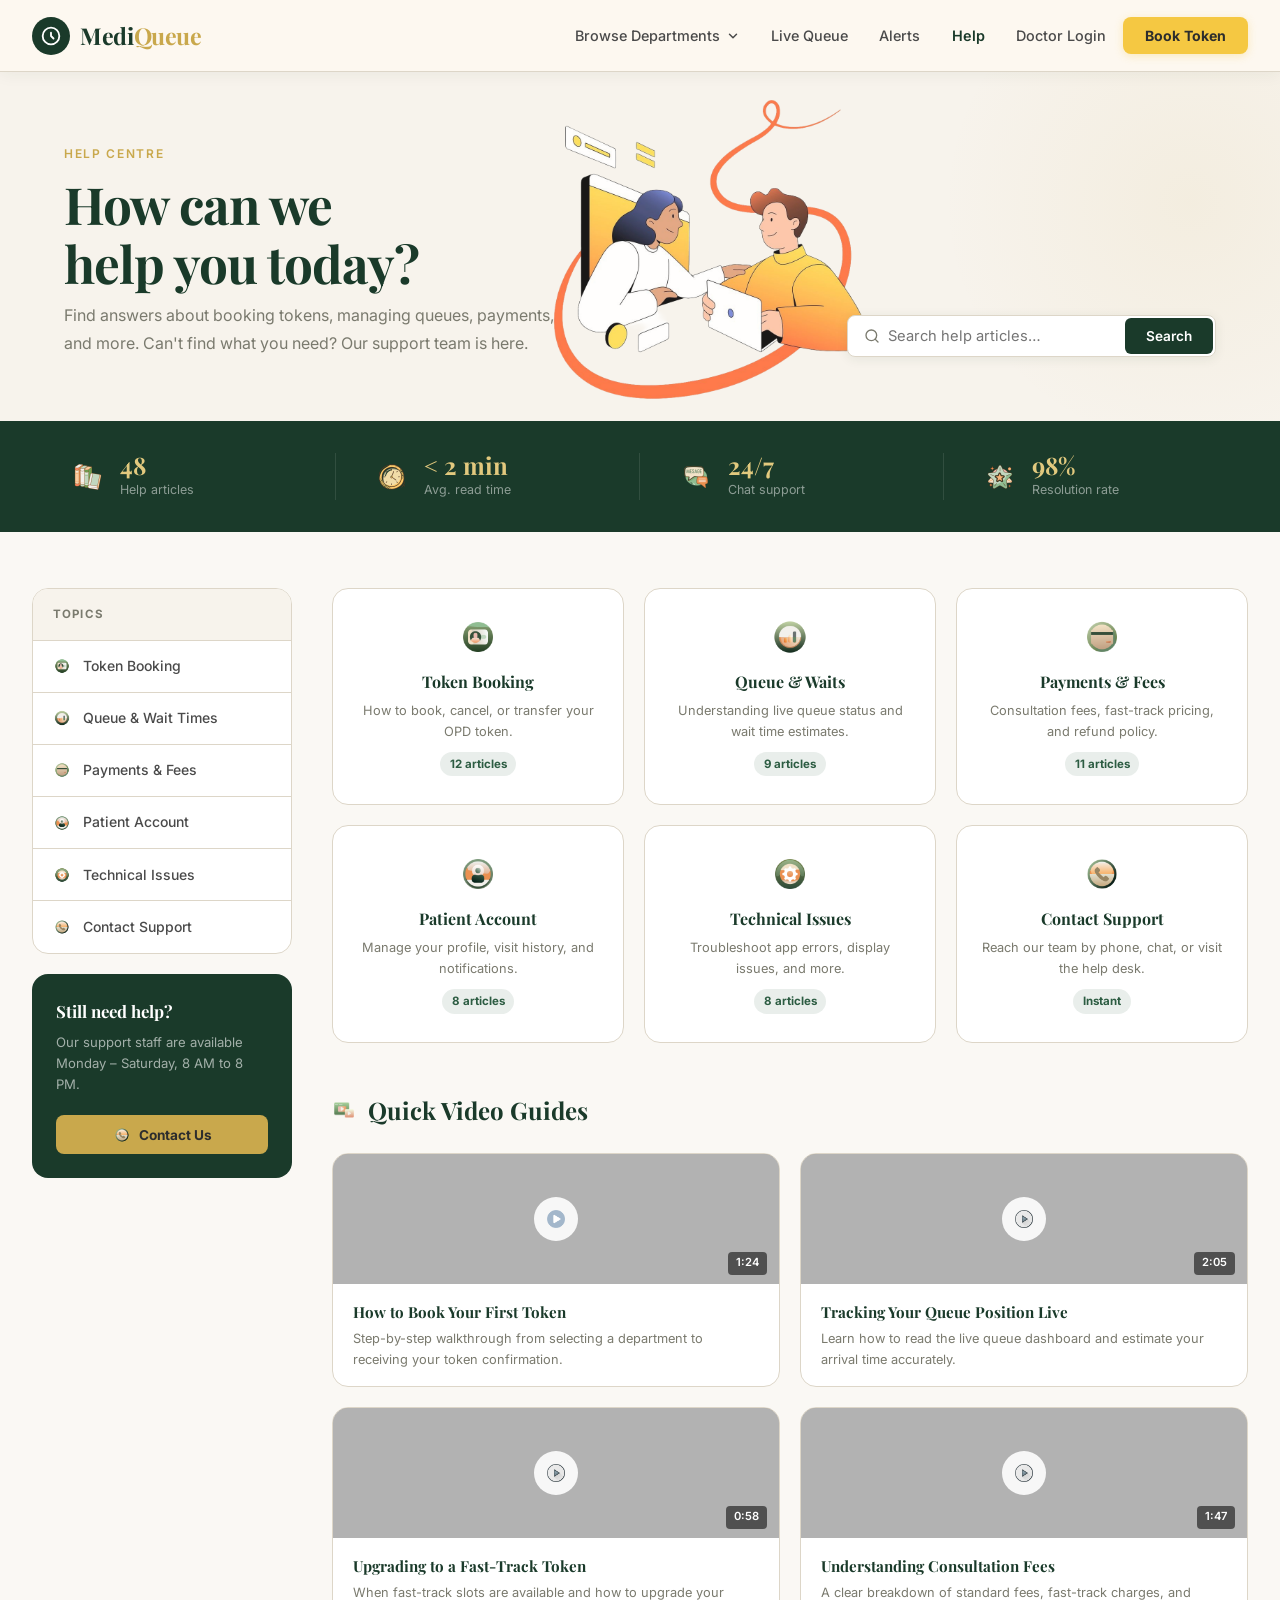
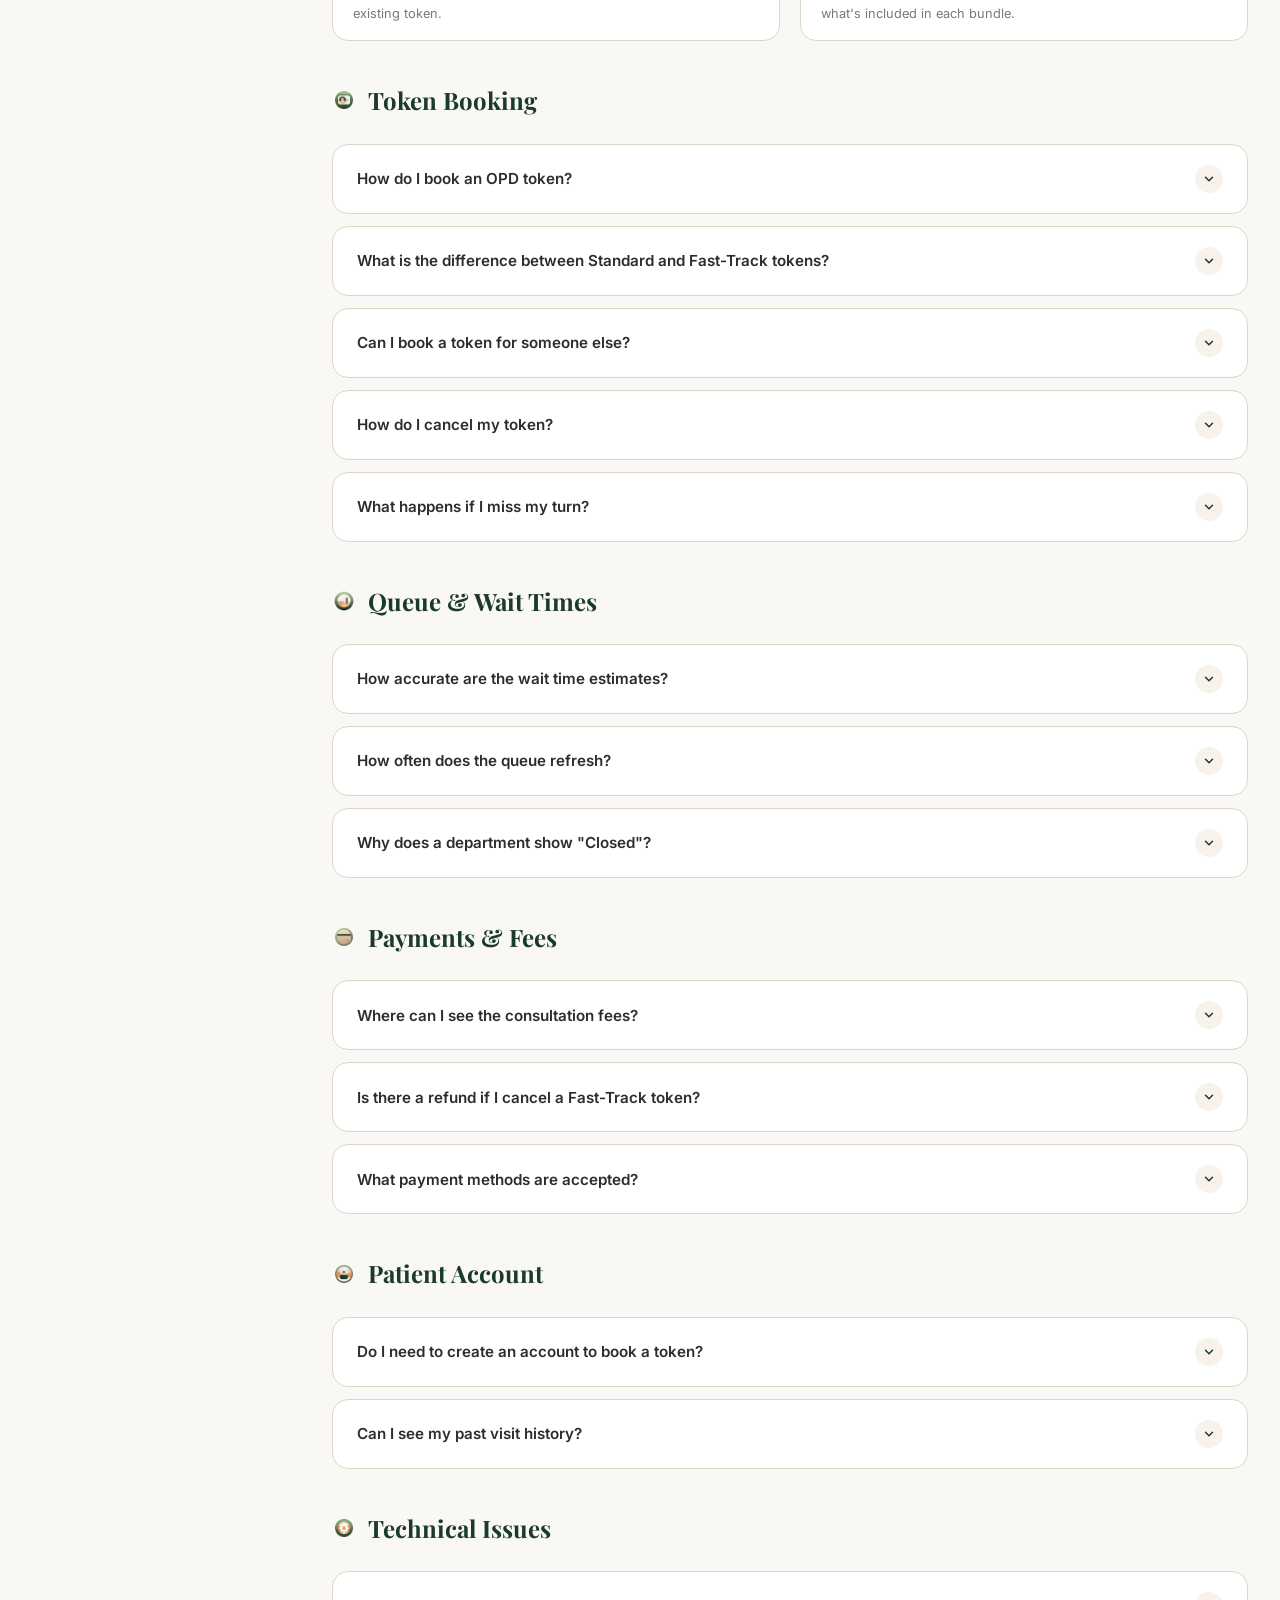
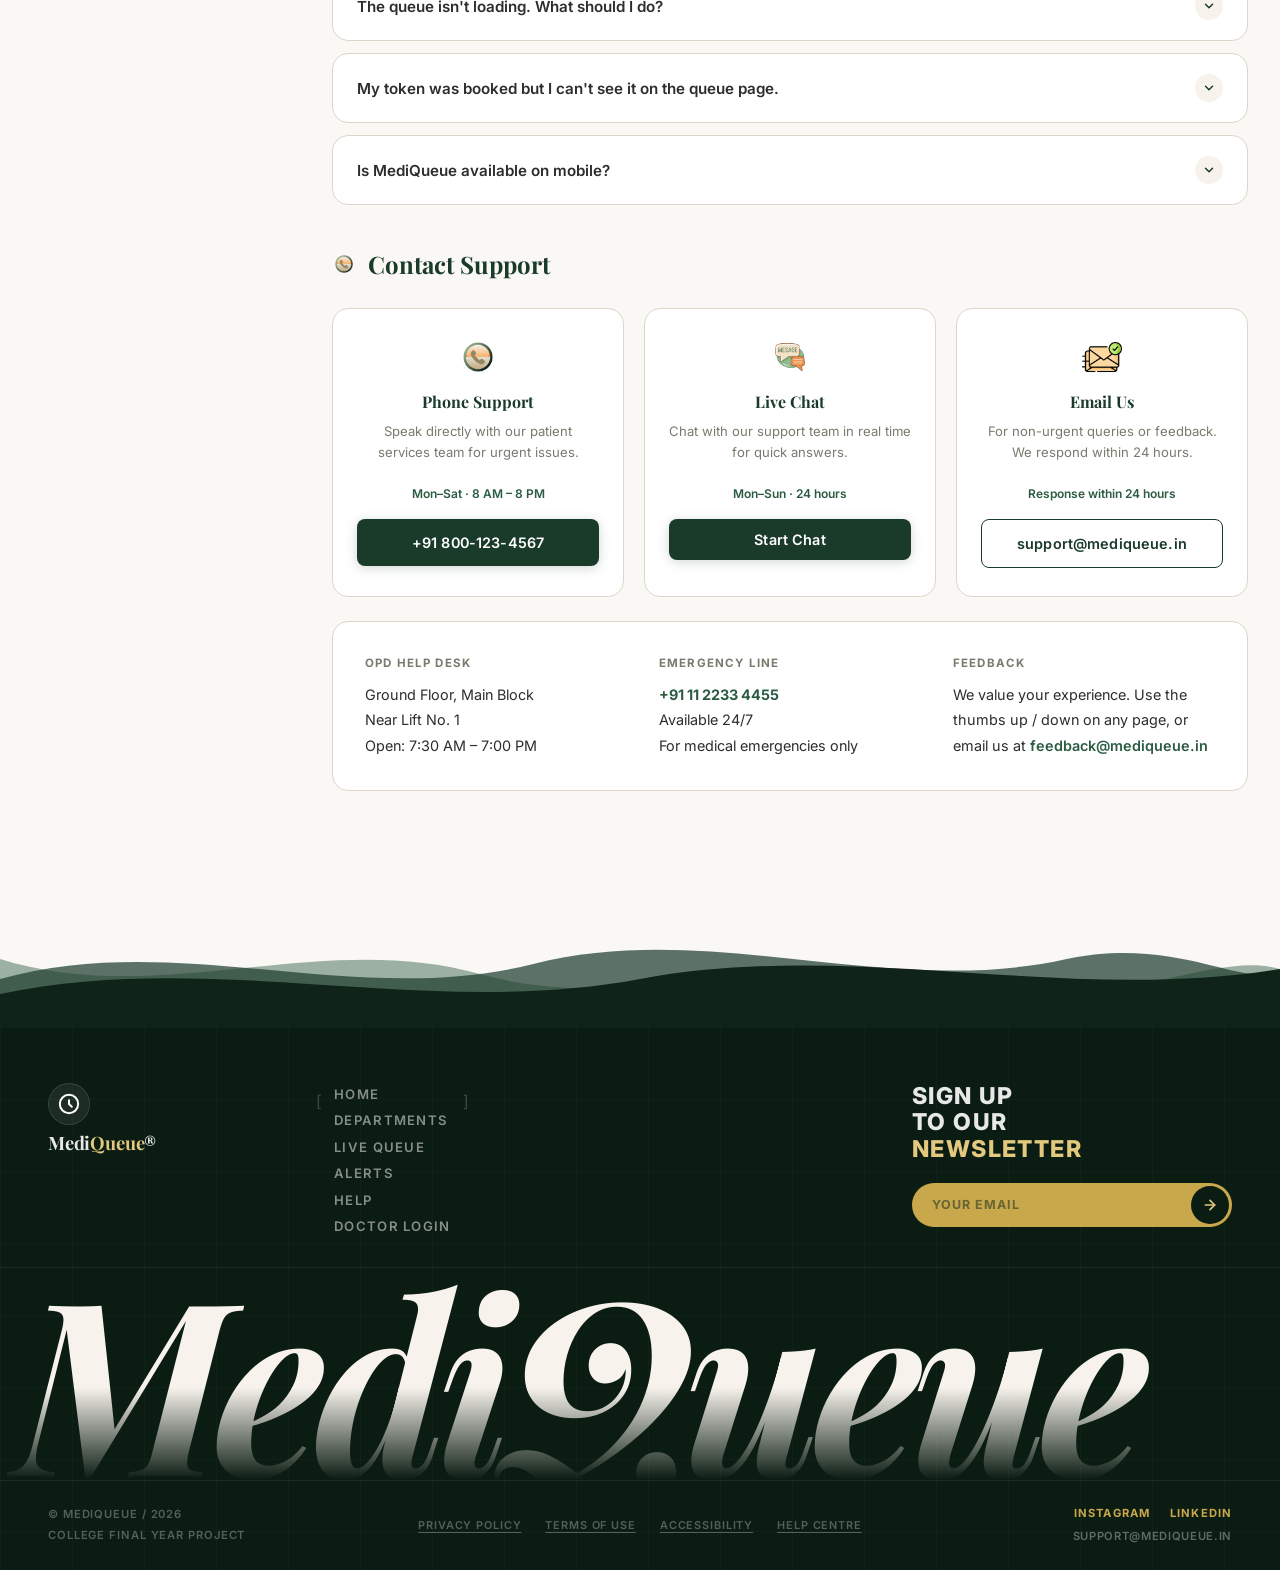
<file: help.html>
<!DOCTYPE html>
<html lang="en">
<head>
  <meta charset="UTF-8" />
  <meta name="viewport" content="width=device-width, initial-scale=1.0" />
  <title>Help & FAQs — MediQueue</title>
  <link rel="preconnect" href="https://fonts.googleapis.com" />
  <link rel="preconnect" href="https://fonts.gstatic.com" crossorigin />
  <link rel="stylesheet" href="styles.css" />
  <style>
    /* ── Help page specific ── */
    .help-hero {
      background: var(--cream);
      padding: 4.5rem 0 4rem;
      position: relative;
      overflow: hidden;
    }
    .help-hero::before {
      content: '';
      position: absolute;
      top: -120px; right: -160px;
      width: 500px; height: 500px;
      background: radial-gradient(circle, rgba(201,168,76,0.08) 0%, transparent 70%);
      pointer-events: none;
    }
    .help-hero-inner {
      display: flex;
      align-items: flex-end;
      justify-content: space-between;
      gap: 2rem;
      flex-wrap: wrap;
    }
    .help-hero-title {
      font-family: var(--font-serif);
      font-size: clamp(2rem, 4vw, 3.2rem);
      font-weight: 700;
      color: var(--forest);
      line-height: 1.15;
      letter-spacing: -0.02em;
    }
    .help-hero-sub {
      font-size: 1rem;
      color: var(--muted);
      margin-top: 0.5rem;
      max-width: 500px;
      line-height: 1.75;
    }
    .help-search-wrap {
      display: flex;
      align-items: center;
      background: #fff;
      border: 1.5px solid var(--border);
      border-radius: var(--radius-sm);
      padding: 0.15rem 0.15rem 0.15rem 1rem;
      box-shadow: var(--shadow-sm);
      gap: 0.5rem;
      min-width: 320px;
    }
    .help-search-wrap input {
      flex: 1;
      border: none;
      outline: none;
      font-family: var(--font-sans);
      font-size: 0.92rem;
      color: var(--charcoal);
      background: transparent;
    }
    .help-search-wrap button {
      background: var(--forest);
      color: #fff;
      border: none;
      border-radius: 6px;
      padding: 0.6rem 1.3rem;
      font-size: 0.85rem;
      font-weight: 600;
      font-family: var(--font-sans);
      cursor: pointer;
      transition: background var(--transition);
    }
    .help-search-wrap button:hover { background: var(--forest-mid); }

    /* ── Stat strip ── */
    .help-stats-strip {
      background: var(--forest);
      padding: 2rem 0;
    }
    .help-stats-grid {
      display: grid;
      grid-template-columns: repeat(4, 1fr);
      gap: 0;
    }
    .help-stat-item {
      display: flex;
      align-items: center;
      gap: 1rem;
      padding: 0 2.5rem;
      border-right: 1px solid rgba(255,255,255,0.1);
    }
    .help-stat-item:last-child { border-right: none; }
    .help-stat-icon {
      font-size: 1.75rem;
      flex-shrink: 0;
    }
    .help-stat-value {
      font-family: var(--font-serif);
      font-size: 1.5rem;
      font-weight: 700;
      color: var(--gold-light);
      line-height: 1;
    }
    .help-stat-label {
      font-size: 0.78rem;
      color: rgba(255,255,255,0.5);
      margin-top: 0.2rem;
    }

    /* ── Main layout ── */
    .help-main {
      background: var(--ivory);
      padding: 3.5rem 0 5.5rem;
    }
    .help-layout {
      display: grid;
      grid-template-columns: 260px 1fr;
      gap: 2.5rem;
      align-items: start;
    }

    /* ── Sidebar nav ── */
    .help-sidebar {
      position: sticky;
      top: calc(var(--navbar-h) + 1.5rem);
    }
    .help-sidebar-card {
      background: #fff;
      border: 1px solid var(--border);
      border-radius: var(--radius-md);
      overflow: hidden;
    }
    .help-sidebar-header {
      padding: 1rem 1.25rem;
      font-size: 0.72rem;
      font-weight: 700;
      letter-spacing: 0.1em;
      text-transform: uppercase;
      color: var(--muted);
      border-bottom: 1px solid var(--border);
      background: var(--cream);
    }
    .help-nav-item {
      display: flex;
      align-items: center;
      gap: 0.75rem;
      padding: 0.9rem 1.25rem;
      font-size: 0.875rem;
      font-weight: 500;
      color: var(--charcoal-mid);
      border-bottom: 1px solid var(--border);
      cursor: pointer;
      transition: all var(--transition);
      text-decoration: none;
    }
    .help-nav-item:last-child { border-bottom: none; }
    .help-nav-item:hover, .help-nav-item.active {
      background: rgba(44,92,66,0.06);
      color: var(--forest);
      font-weight: 600;
    }
    .help-nav-icon {
      font-size: 1.1rem;
      flex-shrink: 0;
      width: 22px;
      text-align: center;
    }
    .help-contact-card {
      background: var(--forest);
      border-radius: var(--radius-md);
      padding: 1.5rem;
      margin-top: 1.25rem;
    }
    .help-contact-title {
      font-family: var(--font-serif);
      font-size: 1.05rem;
      font-weight: 700;
      color: #fff;
      margin-bottom: 0.5rem;
    }
    .help-contact-desc {
      font-size: 0.82rem;
      color: rgba(255,255,255,0.6);
      line-height: 1.6;
      margin-bottom: 1.25rem;
    }
    .help-contact-btn {
      display: flex;
      align-items: center;
      justify-content: center;
      gap: 0.5rem;
      background: var(--gold);
      color: var(--charcoal);
      border-radius: var(--radius-sm);
      padding: 0.65rem 1rem;
      font-size: 0.85rem;
      font-weight: 700;
      text-decoration: none;
      transition: background var(--transition);
      border: none;
      cursor: pointer;
      width: 100%;
      font-family: var(--font-sans);
    }
    .help-contact-btn:hover { background: var(--gold-light); }

    /* ── Category cards ── */
    .help-categories-grid {
      display: grid;
      grid-template-columns: repeat(3, 1fr);
      gap: 1.25rem;
      margin-bottom: 3rem;
    }
    .help-cat-card {
      background: #fff;
      border: 1px solid var(--border);
      border-radius: var(--radius-md);
      padding: 1.75rem 1.5rem;
      text-align: center;
      cursor: pointer;
      transition: all var(--transition);
    }
    .help-cat-card:hover {
      box-shadow: var(--shadow-md);
      transform: translateY(-3px);
      border-color: var(--forest-light);
    }
    .help-cat-icon {
      font-size: 2.2rem;
      margin-bottom: 0.75rem;
    }
    .help-cat-title {
      font-family: var(--font-serif);
      font-size: 1rem;
      font-weight: 700;
      color: var(--forest);
      margin-bottom: 0.4rem;
    }
    .help-cat-desc {
      font-size: 0.8rem;
      color: var(--muted);
      line-height: 1.6;
    }
    .help-cat-count {
      display: inline-block;
      background: rgba(44,92,66,0.1);
      color: var(--forest-mid);
      font-size: 0.72rem;
      font-weight: 700;
      padding: 0.2rem 0.6rem;
      border-radius: 100px;
      margin-top: 0.6rem;
    }

    /* ── FAQ Section ── */
    .faq-section-title {
      font-family: var(--font-serif);
      font-size: 1.5rem;
      font-weight: 700;
      color: var(--forest);
      margin-bottom: 1.5rem;
      display: flex;
      align-items: center;
      gap: 0.75rem;
    }
    .faq-section-title span {
      font-size: 1.3rem;
    }
    .faq-group {
      margin-bottom: 2.5rem;
    }
    .faq-item {
      background: #fff;
      border: 1px solid var(--border);
      border-radius: var(--radius-md);
      margin-bottom: 0.75rem;
      overflow: hidden;
      transition: box-shadow var(--transition);
    }
    .faq-item.open {
      box-shadow: var(--shadow-sm);
    }
    .faq-question {
      display: flex;
      align-items: center;
      justify-content: space-between;
      padding: 1.25rem 1.5rem;
      cursor: pointer;
      gap: 1rem;
      user-select: none;
    }
    .faq-question-text {
      font-size: 0.95rem;
      font-weight: 600;
      color: var(--charcoal);
      line-height: 1.4;
    }
    .faq-chevron {
      width: 28px; height: 28px;
      background: var(--cream);
      border-radius: 50%;
      display: flex;
      align-items: center;
      justify-content: center;
      flex-shrink: 0;
      transition: transform var(--transition), background var(--transition);
    }
    .faq-item.open .faq-chevron {
      transform: rotate(180deg);
      background: var(--forest);
    }
    .faq-item.open .faq-chevron svg { stroke: #fff; }
    .faq-answer {
      max-height: 0;
      overflow: hidden;
      transition: max-height 0.35s cubic-bezier(0.4,0,0.2,1);
    }
    .faq-item.open .faq-answer {
      max-height: 500px;
    }
    .faq-answer-inner {
      padding: 0 1.5rem 1.5rem;
      font-size: 0.9rem;
      color: var(--charcoal-mid);
      line-height: 1.8;
      border-top: 1px solid var(--border);
      padding-top: 1rem;
    }
    .faq-answer-inner a {
      color: var(--forest-mid);
      font-weight: 600;
      text-decoration: underline;
      text-underline-offset: 2px;
    }
    .faq-tag {
      display: inline-block;
      padding: 0.15rem 0.55rem;
      border-radius: 100px;
      font-size: 0.68rem;
      font-weight: 700;
      letter-spacing: 0.06em;
      text-transform: uppercase;
      margin-right: 0.5rem;
      flex-shrink: 0;
    }
    .faq-tag-token    { background: rgba(44,92,66,0.1); color: var(--forest-mid); }
    .faq-tag-payment  { background: rgba(201,168,76,0.15); color: #9a7a28; }
    .faq-tag-queue    { background: rgba(44,92,122,0.1); color: #2c3a7a; }
    .faq-tag-general  { background: rgba(120,120,110,0.1); color: var(--muted); }

    /* ── Video guides ── */
    .guides-grid {
      display: grid;
      grid-template-columns: repeat(2, 1fr);
      gap: 1.25rem;
      margin-bottom: 2.5rem;
    }
    .guide-card {
      background: #fff;
      border: 1px solid var(--border);
      border-radius: var(--radius-md);
      overflow: hidden;
      transition: all var(--transition);
      cursor: pointer;
    }
    .guide-card:hover {
      box-shadow: var(--shadow-md);
      transform: translateY(-2px);
    }
    .guide-thumb {
      height: 130px;
      background: linear-gradient(135deg, var(--forest) 0%, var(--forest-mid) 100%);
      display: flex;
      align-items: center;
      justify-content: center;
      position: relative;
    }
    .guide-thumb-emoji {
      font-size: 3rem;
      opacity: 0.35;
    }
    .guide-play-btn {
      position: absolute;
      width: 44px; height: 44px;
      background: rgba(255,255,255,0.9);
      border-radius: 50%;
      display: flex;
      align-items: center;
      justify-content: center;
      font-size: 1.1rem;
    }
    .guide-duration {
      position: absolute;
      bottom: 0.6rem;
      right: 0.75rem;
      background: rgba(0,0,0,0.55);
      color: #fff;
      font-size: 0.7rem;
      font-weight: 600;
      padding: 0.15rem 0.5rem;
      border-radius: 4px;
    }
    .guide-body {
      padding: 1rem 1.25rem;
    }
    .guide-title {
      font-family: var(--font-serif);
      font-size: 0.95rem;
      font-weight: 700;
      color: var(--forest);
      margin-bottom: 0.3rem;
    }
    .guide-desc {
      font-size: 0.8rem;
      color: var(--muted);
      line-height: 1.6;
    }

    /* ── Contact options ── */
    .contact-cards-grid {
      display: grid;
      grid-template-columns: repeat(3, 1fr);
      gap: 1.25rem;
    }
    .contact-card {
      background: #fff;
      border: 1px solid var(--border);
      border-radius: var(--radius-md);
      padding: 1.75rem 1.5rem;
      text-align: center;
      transition: all var(--transition);
    }
    .contact-card:hover {
      box-shadow: var(--shadow-md);
      transform: translateY(-2px);
      border-color: var(--forest-light);
    }
    .contact-card-icon {
      font-size: 2rem;
      margin-bottom: 0.75rem;
    }
    .contact-card-title {
      font-family: var(--font-serif);
      font-size: 1rem;
      font-weight: 700;
      color: var(--forest);
      margin-bottom: 0.4rem;
    }
    .contact-card-desc {
      font-size: 0.82rem;
      color: var(--muted);
      line-height: 1.65;
      margin-bottom: 1.25rem;
    }
    .contact-card-avail {
      font-size: 0.75rem;
      color: var(--forest-mid);
      font-weight: 600;
      margin-bottom: 1rem;
    }

    /* Responsive */
    @media (max-width: 1024px) {
      .help-layout { grid-template-columns: 1fr; }
      .help-sidebar { position: static; }
      .help-categories-grid { grid-template-columns: repeat(3, 1fr); }
      .help-stats-grid { grid-template-columns: repeat(2, 1fr); }
      .contact-cards-grid { grid-template-columns: repeat(2, 1fr); }
    }
    @media (max-width: 640px) {
      .help-categories-grid { grid-template-columns: repeat(2, 1fr); }
      .guides-grid { grid-template-columns: 1fr; }
      .contact-cards-grid { grid-template-columns: 1fr; }
      .help-stats-grid { grid-template-columns: 1fr; }
      .help-stat-item { border-right: none; border-bottom: 1px solid rgba(255,255,255,0.1); padding: 1rem 1.5rem; }
      .help-stat-item:last-child { border-bottom: none; }
    }

    /* ── BULLETPROOF ICON CENTERING ── */
    .help-stat-icon,
    .help-cat-icon,
    .contact-card-icon,
    .help-nav-icon {
      display: flex !important;
      align-items: center !important;
      justify-content: center !important;
      width: 100%; /* Ensures the box spans the whole width so it can center properly */
    }

    /* Double protection for the larger cards */
    .help-cat-icon img,
    .contact-card-icon img {
      margin: 0 auto;
      display: block;
    }
    
    /* Reset width for the sidebar and stat icons so they don't stretch */
    .help-stat-icon,
    .help-nav-icon {
      width: auto; 
    }
  </style>
</head>
<body>

<!-- NAVBAR -->
<nav class="navbar" role="navigation">
  <div class="nav-container">
    <a href="index.html" class="nav-logo">
      <div class="nav-logo-icon">
        <svg viewBox="0 0 24 24" fill="none" stroke="#fff" stroke-width="2.2" stroke-linecap="round" stroke-linejoin="round">
          <path d="M12 2a10 10 0 1 0 0 20 10 10 0 0 0 0-20z"/>
          <path d="M12 8v4l3 3"/>
        </svg>
      </div>
      <span class="nav-logo-text">Medi<span>Queue</span></span>
    </a>
    <ul class="nav-links" id="navLinks">
      <li class="nav-dropdown">
        <button class="nav-dropdown-toggle">Browse Departments
          <svg width="14" height="14" viewBox="0 0 24 24" fill="none" stroke="currentColor" stroke-width="2.5" stroke-linecap="round" stroke-linejoin="round"><polyline points="6 9 12 15 18 9"/></svg>
        </button>
        <div class="nav-dropdown-menu" role="menu">
          <a href="departments.html" class="nav-dropdown-item" role="menuitem">
            <div class="nav-dropdown-item-icon">
              <img src="human-heart.png" alt="Cardio" style="width: 20px; height: 20px; object-fit: contain;">
            </div>
            <div class="nav-dropdown-item-text">
              <strong>Cardiology</strong>
              <small>Heart &amp; vascular care</small>
            </div>
          </a>

          <a href="departments.html" class="nav-dropdown-item" role="menuitem">
            <div class="nav-dropdown-item-icon">
              <img src="brain4.png" alt="Neuro" style="width: 20px; height: 20px; object-fit: contain;">
            </div>
            <div class="nav-dropdown-item-text">
              <strong>Neurology</strong>
              <small>Brain &amp; nervous system</small>
            </div>
          </a>

          <a href="departments.html" class="nav-dropdown-item" role="menuitem">
            <div class="nav-dropdown-item-icon">
              <img src="bone.png" alt="Ortho" style="width: 20px; height: 20px; object-fit: contain;">
            </div>
            <div class="nav-dropdown-item-text">
              <strong>Orthopaedics</strong>
              <small>Bones, joints &amp; spine</small>
            </div>
          </a>

          <a href="departments.html" class="nav-dropdown-item" role="menuitem">
            <div class="nav-dropdown-item-icon">
              <img src="shampoo.png" alt="General" style="width: 20px; height: 20px; object-fit: contain;">
            </div>
            <div class="nav-dropdown-item-text">
              <strong>General OPD</strong>
              <small>General consultations</small>
            </div>
          </a>

          <div class="nav-divider"></div>

          <a href="departments.html" class="nav-dropdown-item" role="menuitem">
            <div class="nav-dropdown-item-icon">
              <img src="hospital.png" alt="All" style="width: 20px; height: 20px; object-fit: contain;">
            </div>
            <div class="nav-dropdown-item-text">
              <strong>View All Departments</strong>
              <small>12 departments available</small>
            </div>
          </a>
        </div>
      </li>
      <li><a href="queue.html" class="nav-link">Live Queue</a></li>
      <li><a href="alerts.html" class="nav-link">Alerts</a></li>
      <li><a href="help.html" class="nav-link active">Help</a></li>
      <li><a href="doctor-login.html" class="nav-link">Doctor Login</a></li>
      <li><a href="queue.html"><button class="btn-book-token">Book Token</button></a></li>
    </ul>
    <button class="nav-mobile-toggle" id="mobileToggle" aria-label="Toggle menu">
      <span></span><span></span><span></span>
    </button>
  </div>
</nav>


<!-- HERO -->
<section class="help-hero">

  <img src="doctor help.png" alt="" aria-hidden="true"
       style="position: absolute; 
              bottom: -10%; 
              left: 55%; 
              transform: translateX(-50%); 
              height: 120%; 
              width: auto; 
              z-index: 1; 
              pointer-events: none; 
              opacity: 0.9;">

  <div class="container" style="position: relative; z-index: 2;">
  <div class="container">
    <div class="help-hero-inner">
      <div>
        <div class="section-label">Help Centre</div>
        <h1 class="help-hero-title">How can we<br>help you today?</h1>
        <p class="help-hero-sub">Find answers about booking tokens, managing queues, payments, and more. Can't find what you need? Our support team is here.</p>
      </div>
      <div class="help-search-wrap">
        <svg width="16" height="16" viewBox="0 0 24 24" fill="none" stroke="var(--muted)" stroke-width="2" stroke-linecap="round" stroke-linejoin="round" style="flex-shrink:0">
          <circle cx="11" cy="11" r="8"/><line x1="21" y1="21" x2="16.65" y2="16.65"/>
        </svg>
        <input type="text" id="helpSearch" placeholder="Search help articles…" oninput="searchHelp(this.value)" />
        <button onclick="searchHelp(document.getElementById('helpSearch').value)">Search</button>
      </div>
    </div>
  </div>
</section>

<!-- STATS STRIP -->
<div class="help-stats-strip">
  <div class="container">
    <div class="help-stats-grid">
      
      <div class="help-stat-item">
        <div class="help-stat-icon">
          <img src="books.png" alt="Articles" style="width: 32px; height: 32px; object-fit: contain;">
        </div>
        <div>
          <div class="help-stat-value">48</div>
          <div class="help-stat-label">Help articles</div>
        </div>
      </div>

      <div class="help-stat-item">
        <div class="help-stat-icon">
          <img src="clock-icon.png" alt="Time" style="width: 32px; height: 32px; object-fit: contain;">
        </div>
        <div>
          <div class="help-stat-value">&lt; 2 min</div>
          <div class="help-stat-label">Avg. read time</div>
        </div>
      </div>

      <div class="help-stat-item">
        <div class="help-stat-icon">
          <img src="message (1).png" alt="Chat" style="width: 32px; height: 32px; object-fit: contain;">
        </div>
        <div>
          <div class="help-stat-value">24/7</div>
          <div class="help-stat-label">Chat support</div>
        </div>
      </div>

      <div class="help-stat-item">
        <div class="help-stat-icon">
          <img src="star.png" alt="Rating" style="width: 32px; height: 32px; object-fit: contain;">
        </div>
        <div>
          <div class="help-stat-value">98%</div>
          <div class="help-stat-label">Resolution rate</div>
        </div>
      </div>

    </div>
  </div>
</div>

    </div>
  </div>
</div>
    </div>
  </div>
</div>


<!-- MAIN CONTENT -->
<section class="help-main">
  <div class="container">
    <div class="help-layout">

      <!-- ── SIDEBAR ── -->
      <aside class="help-sidebar">
        <div class="help-sidebar-card">
          <div class="help-sidebar-header">Topics</div>
          <a class="help-nav-item active" onclick="scrollToSection('tokens')">
            <span class="help-nav-icon"><img src="id-token.png" style="width: 18px; height: 18px; object-fit: contain;"></span> Token Booking
          </a>
          <a class="help-nav-item" onclick="scrollToSection('queue')">
            <span class="help-nav-icon"><img src="statistics.png" style="width: 18px; height: 18px; object-fit: contain;"></span> Queue & Wait Times
          </a>
          <a class="help-nav-item" onclick="scrollToSection('payments')">
            <span class="help-nav-icon"><img src="credit-card.png" style="width: 18px; height: 18px; object-fit: contain;"></span> Payments & Fees
          </a>
          <a class="help-nav-item" onclick="scrollToSection('account')">
            <span class="help-nav-icon"><img src="person-account.png" style="width: 18px; height: 18px; object-fit: contain;"></span> Patient Account
          </a>
          <a class="help-nav-item" onclick="scrollToSection('technical')">
            <span class="help-nav-icon"><img src="settings (1).png" style="width: 18px; height: 18px; object-fit: contain;"></span> Technical Issues
          </a>
          <a class="help-nav-item" onclick="scrollToSection('contact')">
            <span class="help-nav-icon"><img src="telephone.png" style="width: 18px; height: 18px; object-fit: contain;"></span> Contact Support
          </a>
        </div>

        <div class="help-contact-card">
          <div class="help-contact-title">Still need help?</div>
          <div class="help-contact-desc">Our support staff are available Monday – Saturday, 8 AM to 8 PM.</div>
          <button class="help-contact-btn" onclick="scrollToSection('contact')">
            <img src="telephone.png" alt="Phone" style="width: 18px; height: 18px; object-fit: contain;"> Contact Us
          </button>
        </div>
      </aside>

      <!-- ── MAIN BODY ── -->
      <div>

        <!-- Category cards -->
        <div class="help-categories-grid">
          <div class="help-cat-card" onclick="scrollToSection('tokens')">
            <div class="help-cat-icon"><img src="id-token.png" style="width: 40px; height: 40px; object-fit: contain;"></div>
            <div class="help-cat-title">Token Booking</div>
            <div class="help-cat-desc">How to book, cancel, or transfer your OPD token.</div>
            <div class="help-cat-count">12 articles</div>
          </div>
          <div class="help-cat-card" onclick="scrollToSection('queue')">
            <div class="help-cat-icon"><img src="statistics.png" style="width: 40px; height: 40px; object-fit: contain;"></div>
            <div class="help-cat-title">Queue & Waits</div>
            <div class="help-cat-desc">Understanding live queue status and wait time estimates.</div>
            <div class="help-cat-count">9 articles</div>
          </div>
          <div class="help-cat-card" onclick="scrollToSection('payments')">
            <div class="help-cat-icon"><img src="credit-card.png" style="width: 40px; height: 40px; object-fit: contain;"></div>
            <div class="help-cat-title">Payments & Fees</div>
            <div class="help-cat-desc">Consultation fees, fast-track pricing, and refund policy.</div>
            <div class="help-cat-count">11 articles</div>
          </div>
          <div class="help-cat-card" onclick="scrollToSection('account')">
            <div class="help-cat-icon"><img src="person-account.png" style="width: 40px; height: 40px; object-fit: contain;"></div>
            <div class="help-cat-title">Patient Account</div>
            <div class="help-cat-desc">Manage your profile, visit history, and notifications.</div>
            <div class="help-cat-count">8 articles</div>
          </div>
          <div class="help-cat-card" onclick="scrollToSection('technical')">
            <div class="help-cat-icon"><img src="settings (1).png" style="width: 40px; height: 40px; object-fit: contain;"></div>
            <div class="help-cat-title">Technical Issues</div>
            <div class="help-cat-desc">Troubleshoot app errors, display issues, and more.</div>
            <div class="help-cat-count">8 articles</div>
          </div>
          <div class="help-cat-card" onclick="scrollToSection('contact')">
            <div class="help-cat-icon"><img src="telephone.png" style="width: 40px; height: 40px; object-fit: contain;"></div>
            <div class="help-cat-title">Contact Support</div>
            <div class="help-cat-desc">Reach our team by phone, chat, or visit the help desk.</div>
            <div class="help-cat-count">Instant</div>
          </div>
        </div>

        <!-- Quick guides -->
        <div style="margin-bottom:2.5rem;">
          <h2 class="faq-section-title"><span><img src="video-play-button-1.png" style="width: 24px;"></span> Quick Video Guides</h2>
         <div class="guides-grid">
            
            <div class="guide-card">
              <div class="guide-thumb" style="background: linear-gradient(rgba(0,0,0,0.3), rgba(0,0,0,0.3)), url('https://i.pinimg.com/1200x/c5/d5/b4/c5d5b46b5ea40b6e9224a596ee87fc0c.jpg') 50% 25%/cover no-repeat;">
                <div class="guide-play-btn">
                  <img src="play.png" alt="Play" style="width: 18px; height: 18px; object-fit: contain;">
                </div>
                <div class="guide-duration">1:24</div>
              </div>
              <div class="guide-body">
                <div class="guide-title">How to Book Your First Token</div>
                <div class="guide-desc">Step-by-step walkthrough from selecting a department to receiving your token confirmation.</div>
              </div>
            </div>

            <div class="guide-card">
              <div class="guide-thumb" style="background: linear-gradient(rgba(0,0,0,0.3), rgba(0,0,0,0.3)), url('https://i.pinimg.com/736x/97/64/bb/9764bb63dd834947059776dec7efc9ec.jpg') 50% 30%/cover no-repeat;">
                <div class="guide-play-btn">
                  <img src="play-button.png" alt="Play" style="width: 18px; height: 18px; object-fit: contain;">
                </div>
                <div class="guide-duration">2:05</div>
              </div>
              <div class="guide-body">
                <div class="guide-title">Tracking Your Queue Position Live</div>
                <div class="guide-desc">Learn how to read the live queue dashboard and estimate your arrival time accurately.</div>
              </div>
            </div>

            <div class="guide-card">
              <div class="guide-thumb" style="background: linear-gradient(rgba(0,0,0,0.3), rgba(0,0,0,0.3)), url('https://i.pinimg.com/1200x/50/dd/56/50dd56c2c9cb0dd152527cc0a193b792.jpg') 50% 30%/cover no-repeat;">
                <div class="guide-play-btn">
                  <img src="play-button.png" alt="Play" style="width: 18px; height: 18px; object-fit: contain;">
                </div>
                <div class="guide-duration">0:58</div>
              </div>
              <div class="guide-body">
                <div class="guide-title">Upgrading to a Fast-Track Token</div>
                <div class="guide-desc">When fast-track slots are available and how to upgrade your existing token.</div>
              </div>
            </div>

            <div class="guide-card">
              <div class="guide-thumb" style="background: linear-gradient(rgba(0,0,0,0.3), rgba(0,0,0,0.3)), url('https://i.pinimg.com/736x/91/ca/6b/91ca6b1d7b3684e9b4b6a6ec5704007c.jpg') 50% 30%/cover no-repeat;">
                <div class="guide-play-btn">
                  <img src="play-button.png" alt="Play" style="width: 18px; height: 18px; object-fit: contain;">
                </div>
                <div class="guide-duration">1:47</div>
              </div>
              <div class="guide-body">
                <div class="guide-title">Understanding Consultation Fees</div>
                <div class="guide-desc">A clear breakdown of standard fees, fast-track charges, and what's included in each bundle.</div>
              </div>
            </div>

          </div>

        <!-- FAQ: Token Booking -->
        <div class="faq-group" id="tokens">
          <h2 class="faq-section-title"><span><img src="id-token.png" style="width: 24px;"></span> Token Booking</h2>

          <div class="faq-item" onclick="toggleFaq(this)">
            <div class="faq-question">
              <span class="faq-question-text">How do I book an OPD token?</span>
              <div class="faq-chevron">
                <svg width="14" height="14" viewBox="0 0 24 24" fill="none" stroke="var(--forest)" stroke-width="2.5" stroke-linecap="round" stroke-linejoin="round"><polyline points="6 9 12 15 18 9"/></svg>
              </div>
            </div>
            <div class="faq-answer">
              <div class="faq-answer-inner">
                Booking a token is simple. Navigate to <a href="queue.html">Live Queue</a> or <a href="departments.html">Departments</a>, choose your department, click <strong>"Book Token"</strong>, enter your name, select Standard or Fast-Track, and confirm. Your unique token number is generated instantly and shown on screen — no registration required.
              </div>
            </div>
          </div>

          <div class="faq-item" onclick="toggleFaq(this)">
            <div class="faq-question">
              <span class="faq-question-text">What is the difference between Standard and Fast-Track tokens?</span>
              <div class="faq-chevron">
                <svg width="14" height="14" viewBox="0 0 24 24" fill="none" stroke="var(--forest)" stroke-width="2.5" stroke-linecap="round" stroke-linejoin="round"><polyline points="6 9 12 15 18 9"/></svg>
              </div>
            </div>
            <div class="faq-answer">
              <div class="faq-answer-inner">
                <strong>Standard tokens</strong> are free and enter the normal queue. <strong>Fast-Track tokens</strong> (⚡) are a paid upgrade that places you ahead of standard queue patients — ideal when you have limited time or need priority consultation. Fast-Track slots are limited per session. The additional fee varies by department and is shown before you confirm.
              </div>
            </div>
          </div>

          <div class="faq-item" onclick="toggleFaq(this)">
            <div class="faq-question">
              <span class="faq-question-text">Can I book a token for someone else?</span>
              <div class="faq-chevron">
                <svg width="14" height="14" viewBox="0 0 24 24" fill="none" stroke="var(--forest)" stroke-width="2.5" stroke-linecap="round" stroke-linejoin="round"><polyline points="6 9 12 15 18 9"/></svg>
              </div>
            </div>
            <div class="faq-answer">
              <div class="faq-answer-inner">
                Yes. When booking, enter the patient's name in the name field. The token will be issued in that name. Please ensure the patient arrives at the hospital before their token is called — tokens cannot be paused or held. You can track the queue position using the <a href="queue.html">Live Queue</a> page.
              </div>
            </div>
          </div>

          <div class="faq-item" onclick="toggleFaq(this)">
            <div class="faq-question">
              <span class="faq-question-text">How do I cancel my token?</span>
              <div class="faq-chevron">
                <svg width="14" height="14" viewBox="0 0 24 24" fill="none" stroke="var(--forest)" stroke-width="2.5" stroke-linecap="round" stroke-linejoin="round"><polyline points="6 9 12 15 18 9"/></svg>
              </div>
            </div>
            <div class="faq-answer">
              <div class="faq-answer-inner">
                On the <a href="queue.html">Live Queue</a> page, find your active token in the "My Token" panel on the right sidebar and click <strong>"Cancel Token"</strong>. Cancellation is immediate. If you paid for a Fast-Track token, please refer to the Refund Policy section below. Standard tokens are free and carry no cancellation penalty.
              </div>
            </div>
          </div>

          <div class="faq-item" onclick="toggleFaq(this)">
            <div class="faq-question">
              <span class="faq-question-text">What happens if I miss my turn?</span>
              <div class="faq-chevron">
                <svg width="14" height="14" viewBox="0 0 24 24" fill="none" stroke="var(--forest)" stroke-width="2.5" stroke-linecap="round" stroke-linejoin="round"><polyline points="6 9 12 15 18 9"/></svg>
              </div>
            </div>
            <div class="faq-answer">
              <div class="faq-answer-inner">
                If your token number is called and you are not present, the system automatically skips to the next patient. You have a <strong>5-minute grace window</strong> before your token expires. If you miss your slot, please visit the OPD reception desk directly — staff can re-queue you manually, subject to doctor availability.
              </div>
            </div>
          </div>
        </div>

        <!-- FAQ: Queue -->
        <div class="faq-group" id="queue">
          <h2 class="faq-section-title"><span><img src="statistics.png" style="width: 24px;"></span> Queue & Wait Times</h2>

          <div class="faq-item" onclick="toggleFaq(this)">
            <div class="faq-question">
              <span class="faq-question-text">How accurate are the wait time estimates?</span>
              <div class="faq-chevron">
                <svg width="14" height="14" viewBox="0 0 24 24" fill="none" stroke="var(--forest)" stroke-width="2.5" stroke-linecap="round" stroke-linejoin="round"><polyline points="6 9 12 15 18 9"/></svg>
              </div>
            </div>
            <div class="faq-answer">
              <div class="faq-answer-inner">
                Wait times are estimates based on current queue length, average consultation duration for that department, and real-time throughput. They are updated every 30 seconds. Actual wait may vary due to emergencies, complex cases, or doctor breaks. We recommend arriving 5–10 minutes before your estimated slot.
              </div>
            </div>
          </div>

          <div class="faq-item" onclick="toggleFaq(this)">
            <div class="faq-question">
              <span class="faq-question-text">How often does the queue refresh?</span>
              <div class="faq-chevron">
                <svg width="14" height="14" viewBox="0 0 24 24" fill="none" stroke="var(--forest)" stroke-width="2.5" stroke-linecap="round" stroke-linejoin="round"><polyline points="6 9 12 15 18 9"/></svg>
              </div>
            </div>
            <div class="faq-answer">
              <div class="faq-answer-inner">
                The <a href="queue.html">Live Queue</a> dashboard auto-refreshes every <strong>30 seconds</strong>. A countdown timer and progress bar on the page shows when the next refresh will occur. You can also observe the "Updated at" timestamp at the top of the queue list.
              </div>
            </div>
          </div>

          <div class="faq-item" onclick="toggleFaq(this)">
            <div class="faq-question">
              <span class="faq-question-text">Why does a department show "Closed"?</span>
              <div class="faq-chevron">
                <svg width="14" height="14" viewBox="0 0 24 24" fill="none" stroke="var(--forest)" stroke-width="2.5" stroke-linecap="round" stroke-linejoin="round"><polyline points="6 9 12 15 18 9"/></svg>
              </div>
            </div>
            <div class="faq-answer">
              <div class="faq-answer-inner">
                Departments may be closed due to planned maintenance, doctor unavailability, public holidays, or emergency situations. Check the <a href="alerts.html">Alerts</a> page for closure announcements with expected reopening times. Closed departments will not accept new tokens; you can check back the following working day or contact reception.
              </div>
            </div>
          </div>
        </div>

        <!-- FAQ: Payments -->
        <div class="faq-group" id="payments">
          <h2 class="faq-section-title"><span><img src="credit-card.png" style="width: 24px;"></span> Payments & Fees</h2>

          <div class="faq-item" onclick="toggleFaq(this)">
            <div class="faq-question">
              <span class="faq-question-text">Where can I see the consultation fees?</span>
              <div class="faq-chevron">
                <svg width="14" height="14" viewBox="0 0 24 24" fill="none" stroke="var(--forest)" stroke-width="2.5" stroke-linecap="round" stroke-linejoin="round"><polyline points="6 9 12 15 18 9"/></svg>
              </div>
            </div>
            <div class="faq-answer">
              <div class="faq-answer-inner">
                Full consultation fees for all 12 departments are listed on the <a href="departments.html">Departments &amp; Pricing</a> page. Each department card shows the Standard fee and Fast-Track fee side by side. There are no hidden charges — the amount shown is what you pay at the counter.
              </div>
            </div>
          </div>

          <div class="faq-item" onclick="toggleFaq(this)">
            <div class="faq-question">
              <span class="faq-question-text">Is there a refund if I cancel a Fast-Track token?</span>
              <div class="faq-chevron">
                <svg width="14" height="14" viewBox="0 0 24 24" fill="none" stroke="var(--forest)" stroke-width="2.5" stroke-linecap="round" stroke-linejoin="round"><polyline points="6 9 12 15 18 9"/></svg>
              </div>
            </div>
            <div class="faq-answer">
              <div class="faq-answer-inner">
                Refunds for Fast-Track cancellations are processed as follows: <strong>Full refund</strong> if cancelled more than 30 minutes before your estimated slot. <strong>50% refund</strong> if cancelled within 30 minutes of your slot. <strong>No refund</strong> if you were a no-show after your token was called. Refunds are processed within 3–5 business days to your original payment method. Contact the billing counter or support team with your token ID.
              </div>
            </div>
          </div>

          <div class="faq-item" onclick="toggleFaq(this)">
            <div class="faq-question">
              <span class="faq-question-text">What payment methods are accepted?</span>
              <div class="faq-chevron">
                <svg width="14" height="14" viewBox="0 0 24 24" fill="none" stroke="var(--forest)" stroke-width="2.5" stroke-linecap="round" stroke-linejoin="round"><polyline points="6 9 12 15 18 9"/></svg>
              </div>
            </div>
            <div class="faq-answer">
              <div class="faq-answer-inner">
                Consultation fees are paid directly at the hospital billing counter. Accepted methods include Cash, Debit/Credit Card (Visa, Mastercard, RuPay), UPI (GPay, PhonePe, Paytm), and Net Banking. Insurance and cashless claims — please bring your insurance card and policy number to the counter for processing.
              </div>
            </div>
          </div>
        </div>

        <!-- FAQ: Account -->
        <div class="faq-group" id="account">
          <h2 class="faq-section-title"><span><img src="person-account.png" style="width: 24px;"></span> Patient Account</h2>

          <div class="faq-item" onclick="toggleFaq(this)">
            <div class="faq-question">
              <span class="faq-question-text">Do I need to create an account to book a token?</span>
              <div class="faq-chevron">
                <svg width="14" height="14" viewBox="0 0 24 24" fill="none" stroke="var(--forest)" stroke-width="2.5" stroke-linecap="round" stroke-linejoin="round"><polyline points="6 9 12 15 18 9"/></svg>
              </div>
            </div>
            <div class="faq-answer">
              <div class="faq-answer-inner">
                No account is required for basic token booking. You only need to enter your name. However, creating a patient account unlocks additional features: visit history, saved preferences, SMS/email notifications when your token is nearly due, and faster future bookings with pre-filled details.
              </div>
            </div>
          </div>

          <div class="faq-item" onclick="toggleFaq(this)">
            <div class="faq-question">
              <span class="faq-question-text">Can I see my past visit history?</span>
              <div class="faq-chevron">
                <svg width="14" height="14" viewBox="0 0 24 24" fill="none" stroke="var(--forest)" stroke-width="2.5" stroke-linecap="round" stroke-linejoin="round"><polyline points="6 9 12 15 18 9"/></svg>
              </div>
            </div>
            <div class="faq-answer">
              <div class="faq-answer-inner">
                Visit history (dates, departments, doctors consulted) is maintained for registered patients in their account dashboard. If you booked as a guest, your history is tied to the browser session only. For a complete medical history and records, please contact the Medical Records department at the hospital directly.
              </div>
            </div>
          </div>
        </div>

        <!-- FAQ: Technical -->
        <div class="faq-group" id="technical">
          <h2 class="faq-section-title"><span><img src="settings (1).png" style="width: 24px;"></span> Technical Issues</h2>

          <div class="faq-item" onclick="toggleFaq(this)">
            <div class="faq-question">
              <span class="faq-question-text">The queue isn't loading. What should I do?</span>
              <div class="faq-chevron">
                <svg width="14" height="14" viewBox="0 0 24 24" fill="none" stroke="var(--forest)" stroke-width="2.5" stroke-linecap="round" stroke-linejoin="round"><polyline points="6 9 12 15 18 9"/></svg>
              </div>
            </div>
            <div class="faq-answer">
              <div class="faq-answer-inner">
                First, check your internet connection. Then try a hard refresh (Ctrl+Shift+R on Windows, Cmd+Shift+R on Mac). If the issue persists, try clearing your browser cache or opening the page in a private/incognito window. If all departments show as unavailable, there may be a scheduled maintenance window — check the <a href="alerts.html">Alerts</a> page for notifications.
              </div>
            </div>
          </div>

          <div class="faq-item" onclick="toggleFaq(this)">
            <div class="faq-question">
              <span class="faq-question-text">My token was booked but I can't see it on the queue page.</span>
              <div class="faq-chevron">
                <svg width="14" height="14" viewBox="0 0 24 24" fill="none" stroke="var(--forest)" stroke-width="2.5" stroke-linecap="round" stroke-linejoin="round"><polyline points="6 9 12 15 18 9"/></svg>
              </div>
            </div>
            <div class="faq-answer">
              <div class="faq-answer-inner">
                Token data is stored in your browser session. If you close the tab, switch browsers, or clear browser data, the "My Token" panel may not display your booking. <strong>Your token is still valid at the hospital</strong> — note down your Token ID (e.g. MQ-GEN-260301-041) when booking and present it at the OPD reception desk if needed.
              </div>
            </div>
          </div>

          <div class="faq-item" onclick="toggleFaq(this)">
            <div class="faq-question">
              <span class="faq-question-text">Is MediQueue available on mobile?</span>
              <div class="faq-chevron">
                <svg width="14" height="14" viewBox="0 0 24 24" fill="none" stroke="var(--forest)" stroke-width="2.5" stroke-linecap="round" stroke-linejoin="round"><polyline points="6 9 12 15 18 9"/></svg>
              </div>
            </div>
            <div class="faq-answer">
              <div class="faq-answer-inner">
                Yes — MediQueue is fully responsive and works on all modern smartphones and tablets via your mobile browser. A dedicated mobile app for iOS and Android is currently in development and expected to launch soon. In the meantime, you can add the website to your home screen for an app-like experience.
              </div>
            </div>
          </div>
        </div>

        <!-- Contact Section -->
        <div id="contact">
          <h2 class="faq-section-title"><span><img src="telephone.png" style="width: 24px;"></span> Contact Support</h2>
          <div class="contact-cards-grid">
            <div class="contact-card">
              <div class="contact-card-icon"><img src="telephone.png" style="width: 40px; height: 40px; object-fit: contain;"></div>
              <div class="contact-card-title">Phone Support</div>
              <div class="contact-card-desc">Speak directly with our patient services team for urgent issues.</div>
              <div class="contact-card-avail">Mon–Sat · 8 AM – 8 PM</div>
              <a href="tel:+918001234567" class="btn btn-primary" style="justify-content:center;width:100%;text-decoration:none;">
                +91 800-123-4567
              </a>
            </div>
            <div class="contact-card">
              <div class="contact-card-icon"><img src="message (1).png" style="width: 40px; height: 40px; object-fit: contain;"></div>
              <div class="contact-card-title">Live Chat</div>
              <div class="contact-card-desc">Chat with our support team in real time for quick answers.</div>
              <div class="contact-card-avail">Mon–Sun · 24 hours</div>
              <button class="btn btn-primary" style="justify-content:center;width:100%;" onclick="showToast('Chat Opening…', 'Connecting you to a support agent.', '💬')">
                Start Chat
              </button>
            </div>
            <div class="contact-card">
              <div class="contact-card-icon"><img src="email.png" style="width: 40px; height: 40px; object-fit: contain;"></div>
              <div class="contact-card-title">Email Us</div>
              <div class="contact-card-desc">For non-urgent queries or feedback. We respond within 24 hours.</div>
              <div class="contact-card-avail">Response within 24 hours</div>
              <a href="mailto:support@mediqueue.in" class="btn btn-secondary" style="justify-content:center;width:100%;text-decoration:none;">
                support@mediqueue.in
              </a>
            </div>
          </div>
      

          <!-- Hospital info -->
          <div style="background:#fff;border:1px solid var(--border);border-radius:var(--radius-md);padding:2rem;margin-top:1.5rem;">
            <div style="display:grid;grid-template-columns:repeat(3,1fr);gap:2rem;flex-wrap:wrap;">
              <div>
                <div style="font-size:.72rem;font-weight:700;letter-spacing:.1em;text-transform:uppercase;color:var(--muted);margin-bottom:.6rem;">OPD Help Desk</div>
                <div style="font-size:.9rem;color:var(--charcoal);line-height:1.75;">Ground Floor, Main Block<br>Near Lift No. 1<br>Open: 7:30 AM – 7:00 PM</div>
              </div>
              <div>
                <div style="font-size:.72rem;font-weight:700;letter-spacing:.1em;text-transform:uppercase;color:var(--muted);margin-bottom:.6rem;">Emergency Line</div>
                <div style="font-size:.9rem;color:var(--charcoal);line-height:1.75;">
                  <a href="tel:+911122334455" style="color:var(--forest-mid);font-weight:700;">+91 11 2233 4455</a><br>Available 24/7<br>For medical emergencies only
                </div>
              </div>
              <div>
                <div style="font-size:.72rem;font-weight:700;letter-spacing:.1em;text-transform:uppercase;color:var(--muted);margin-bottom:.6rem;">Feedback</div>
                <div style="font-size:.9rem;color:var(--charcoal);line-height:1.75;">We value your experience. Use the thumbs up / down on any page, or email us at <a href="mailto:feedback@mediqueue.in" style="color:var(--forest-mid);font-weight:600;">feedback@mediqueue.in</a></div>
              </div>
            </div>
          </div>
        </div>

      </div><!-- end main body -->
    </div><!-- end layout -->
  </div>
</section>


<!-- FOOTER -->
<footer class="footer-new" id="footer">

  <div class="footer-wave-wrap" aria-hidden="true" style="background: transparent;">
    <svg class="footer-wave-svg" viewBox="0 0 1440 110" preserveAspectRatio="none" xmlns="http://www.w3.org/2000/svg">
      <path d="M0,40 C180,90 360,10 540,55 C720,100 900,20 1080,60 C1260,100 1360,30 1440,50 L1440,110 L0,110 Z"
            fill="#2c5c42" opacity="0.45"/>
      <path d="M0,60 C200,10 400,90 600,45 C800,0 1000,80 1200,40 C1320,18 1390,65 1440,55 L1440,110 L0,110 Z"
            fill="#1a3a2a" opacity="0.7"/>
      <path d="M0,75 C240,30 480,100 720,60 C960,20 1200,85 1440,50 L1440,110 L0,110 Z"
            fill="#0f2318"/>
    </svg>
  </div>

  <div class="footer-new-body">

    <div class="ft-top">
      <div class="ft-brand">
        <a href="index.html" class="ft-logo-link" aria-label="MediQueue home">
          <div class="ft-logo-icon">
            <svg viewBox="0 0 24 24" fill="none" stroke="#fff" stroke-width="2.2" stroke-linecap="round" stroke-linejoin="round">
              <path d="M12 2a10 10 0 1 0 0 20 10 10 0 0 0 0-20z"/>
              <path d="M12 8v4l3 3"/>
            </svg>
          </div>
          <span class="ft-logo-text">Medi<em>Queue</em>®</span>
        </a>
      </div>

      <nav class="ft-nav" aria-label="Footer links">
        <span class="ft-nav-bracket">[</span>
        <div class="ft-nav-links">
          <a href="index.html">HOME</a>
          <a href="departments.html">DEPARTMENTS</a>
          <a href="queue.html">LIVE QUEUE</a>
          <a href="alerts.html">ALERTS</a>
          <a href="help.html">HELP</a>
          <a href="doctor-login.html">DOCTOR LOGIN</a>
        </div>
        <span class="ft-nav-bracket">]</span>
      </nav>

      <div class="ft-newsletter">
        <div class="ft-newsletter-heading">
          <span>SIGN UP</span>
          <span>TO OUR</span>
          <span class="ft-nl-accent">NEWSLETTER</span>
        </div>
        <form class="ft-nl-form" onsubmit="handleNewsletterSubmit(event)">
          <input type="email" class="ft-nl-input" placeholder="YOUR EMAIL" aria-label="Email address" required />
          <button type="submit" class="ft-nl-btn" aria-label="Subscribe">
            <svg width="18" height="18" viewBox="0 0 24 24" fill="none" stroke="currentColor" stroke-width="2.5" stroke-linecap="round" stroke-linejoin="round">
              <line x1="5" y1="12" x2="19" y2="12"/>
              <polyline points="12 5 19 12 12 19"/>
            </svg>
          </button>
        </form>
      </div>
    </div>

    <div class="ft-giant-wrap" aria-hidden="true">
      <span class="ft-giant-text">MediQueue</span>
    </div>

    <div class="ft-bottom">
      <div class="ft-bottom-copy">
        <span>© MEDIQUEUE / 2026</span>
        <span>COLLEGE FINAL YEAR PROJECT</span>
      </div>
      <div class="ft-bottom-legal">
        <a href="#">PRIVACY POLICY</a>
        <a href="#">TERMS OF USE</a>
        <a href="#">ACCESSIBILITY</a>
        <a href="#">HELP CENTRE</a>
      </div>
      <div class="ft-bottom-right">
        <div class="ft-socials">
          <a href="#" class="ft-social-link">INSTAGRAM</a>
          <a href="#" class="ft-social-link">LINKEDIN</a>
        </div>
        <a href="mailto:support@mediqueue.in" class="ft-email">SUPPORT@MEDIQUEUE.IN</a>
      </div>
    </div>

  </div>
</footer>

<script>
function handleNewsletterSubmit(e) {
  e.preventDefault();
  const input = e.target.querySelector('.ft-nl-input');
  if (typeof showToast === 'function') {
    showToast('Subscribed!', `${input.value} added to newsletter.`, '✉️');
  } else {
    alert(`Subscribed! ${input.value} added to newsletter.`);
  }
  input.value = '';
}
</script>

<!-- ═══════════════════════════════════════════════════════════
     BOOKING MODAL
═══════════════════════════════════════════════════════════════ -->
<div class="modal-overlay" id="bookingModal" role="dialog" aria-modal="true" aria-labelledby="modalTitle">
  <div class="modal-box">
    <div class="modal-header" style="position:relative;">
      <div class="modal-header-icon">🎫</div>
      <div>
        <div class="modal-header-title" id="modalTitle">Book Your OPD Token</div>
        <div class="modal-header-sub">Secure your place in the queue instantly</div>
      </div>
      <button class="modal-close" onclick="closeBookingModal()" aria-label="Close">✕</button>
    </div>

    <div class="modal-body" id="modalBody">
      <form id="bookingForm" onsubmit="submitBooking(event)">
        <div style="display:flex;flex-direction:column;gap:1.1rem;">

          <div>
            <label style="font-size:.8rem;font-weight:600;color:var(--charcoal-mid);display:block;margin-bottom:.4rem;letter-spacing:.04em;text-transform:uppercase;">Full Name</label>
            <input type="text" id="patientName" placeholder="e.g. Arjun Sharma" required
              style="width:100%;padding:.75rem 1rem;border:1.5px solid var(--border);border-radius:var(--radius-sm);font-size:.95rem;font-family:var(--font-sans);background:var(--ivory);color:var(--charcoal);outline:none;transition:border-color .2s;"
              onfocus="this.style.borderColor='var(--forest-mid)'"
              onblur="this.style.borderColor='var(--border)'" />
          </div>

          <div>
            <label style="font-size:.8rem;font-weight:600;color:var(--charcoal-mid);display:block;margin-bottom:.4rem;letter-spacing:.04em;text-transform:uppercase;">Department</label>
            <select id="deptSelect" required
              style="width:100%;padding:.75rem 1rem;border:1.5px solid var(--border);border-radius:var(--radius-sm);font-size:.95rem;font-family:var(--font-sans);background:var(--ivory);color:var(--charcoal);outline:none;cursor:pointer;transition:border-color .2s;"
              onfocus="this.style.borderColor='var(--forest-mid)'"
              onblur="this.style.borderColor='var(--border)'">
              <option value="">Select a department…</option>
              <option value="General OPD">General OPD</option>
              <option value="Cardiology">Cardiology</option>
              <option value="Neurology">Neurology</option>
              <option value="Orthopaedics">Orthopaedics</option>
              <option value="Ophthalmology">Ophthalmology</option>
              <option value="Dermatology">Dermatology</option>
              <option value="Gynaecology">Gynaecology</option>
              <option value="Paediatrics">Paediatrics</option>
            </select>
          </div>

          <div>
            <label style="font-size:.8rem;font-weight:600;color:var(--charcoal-mid);display:block;margin-bottom:.4rem;letter-spacing:.04em;text-transform:uppercase;">Token Type</label>
            <div style="display:grid;grid-template-columns:1fr 1fr;gap:.75rem;">
              <label style="cursor:pointer;">
                <input type="radio" name="tokenType" value="standard" checked style="display:none;" />
                <div class="token-type-option" id="opt-standard" onclick="selectTokenType('standard')"
                  style="border:2px solid var(--forest);background:rgba(44,92,66,0.05);border-radius:10px;padding:1rem;text-align:center;">
                  <div style="font-size:1.4rem;margin-bottom:.3rem;">🎫</div>
                  <div style="font-size:.85rem;font-weight:700;color:var(--forest);">Standard</div>
                  <div style="font-size:.74rem;color:var(--muted);">Free · Normal queue</div>
                </div>
              </label>
              <label style="cursor:pointer;">
                <input type="radio" name="tokenType" value="fasttrack" style="display:none;" />
                <div class="token-type-option" id="opt-fasttrack" onclick="selectTokenType('fasttrack')"
                  style="border:2px solid var(--border);border-radius:10px;padding:1rem;text-align:center;">
                  <div style="font-size:1.4rem;margin-bottom:.3rem;">⚡</div>
                  <div style="font-size:.85rem;font-weight:700;color:var(--charcoal);">Fast-Track</div>
                  <div style="font-size:.74rem;color:var(--muted);">₹150 · Priority queue</div>
                </div>
              </label>
            </div>
          </div>

        </div>

        <div class="modal-footer" style="padding:1.5rem 0 0;margin-top:1rem;">
          <button type="button" class="btn btn-secondary" onclick="closeBookingModal()">Cancel</button>
          <button type="submit" class="btn btn-gold">Generate Token →</button>
        </div>
      </form>
    </div>
  </div>
</div>

<!-- Toast container -->
<div id="toast-container" style="position:fixed;bottom:1.5rem;right:1.5rem;z-index:9999;display:flex;flex-direction:column;gap:.6rem;"></div>

<script src="app.js"></script>
<script>
  /* ── FAQ accordion ── */
  function toggleFaq(item) {
    const isOpen = item.classList.contains('open');
    document.querySelectorAll('.faq-item.open').forEach(el => el.classList.remove('open'));
    if (!isOpen) item.classList.add('open');
  }

  /* ── Smooth scroll to section ── */
  function scrollToSection(id) {
    const el = document.getElementById(id);
    if (el) el.scrollIntoView({ behavior: 'smooth', block: 'start' });
    // update sidebar active
    document.querySelectorAll('.help-nav-item').forEach(a => a.classList.remove('active'));
    event.currentTarget.classList.add('active');
  }

  /* ── Search (basic highlight / filter) ── */
  function searchHelp(query) {
    const q = query.toLowerCase().trim();
    if (!q) {
      document.querySelectorAll('.faq-item').forEach(el => el.style.display = '');
      return;
    }
    document.querySelectorAll('.faq-item').forEach(item => {
      const text = item.textContent.toLowerCase();
      item.style.display = text.includes(q) ? '' : 'none';
    });
  }

  /* ── Mobile nav ── */
  document.getElementById('mobileToggle').addEventListener('click', function() {
    document.getElementById('navLinks').classList.toggle('open');
  });

  /* ── Scroll spy for sidebar ── */
  const sections = ['tokens','queue','payments','account','technical','contact'];
  const navItems = document.querySelectorAll('.help-nav-item');
  window.addEventListener('scroll', () => {
    let current = '';
    sections.forEach(id => {
      const el = document.getElementById(id);
      if (el && el.getBoundingClientRect().top < 140) current = id;
    });
    navItems.forEach((item, i) => {
      item.classList.toggle('active', sections[i] === current);
    });
  });
</script>
</body>
</html>
</file>
<file: styles.css>
/* ============================================================
   MediQueue — Global Stylesheet
   Premium "old money" healthcare aesthetic
   ============================================================ */

@import url('https://fonts.googleapis.com/css2?family=Playfair+Display:ital,wght@0,400;0,600;0,700;1,400;1,600&family=Inter:wght@300;400;500;600&family=Merriweather:ital,wght@0,300;0,400;0,700;1,300&display=swap');

/* ── CSS Variables ─────────────────────────────────── */
:root {
  --forest:       #1a3a2a;
  --forest-mid:   #2c5c42;
  --forest-light: #3d7a58;
  --cream:        #f7f3ec;
  --cream-dark:   #ede7da;
  --ivory:        #faf8f4;
  --gold:         #c9a84c;
  --gold-light:   #e2c97e;
  --yellow-cta:   #f5c842;
  --charcoal:     #2d2d2d;
  --charcoal-mid: #4a4a4a;
  --muted:        #7a7a6e;
  --border:       #ddd6c8;
  --shadow-sm:    0 2px 12px rgba(26,58,42,0.08);
  --shadow-md:    0 8px 32px rgba(26,58,42,0.12);
  --shadow-lg:    0 20px 60px rgba(26,58,42,0.16);
  --radius-sm:    8px;
  --radius-md:    16px;
  --radius-lg:    28px;
  --radius-xl:    40px;
  --navbar-h:     72px;
  --font-serif:   'Playfair Display', 'Merriweather', Georgia, serif;
  --font-sans:    'Inter', -apple-system, BlinkMacSystemFont, sans-serif;
  --transition:   0.28s cubic-bezier(0.4,0,0.2,1);
}

/* ── Reset ─────────────────────────────────────────── */
*, *::before, *::after { box-sizing: border-box; margin: 0; padding: 0; }
html { scroll-behavior: smooth; font-size: 16px; }
body {
  font-family: var(--font-sans);
  background: var(--ivory);
  color: var(--charcoal);
  line-height: 1.6;
  -webkit-font-smoothing: antialiased;
}
img { max-width: 100%; display: block; }
a { text-decoration: none; color: inherit; }
ul { list-style: none; }
button { cursor: pointer; border: none; background: none; font-family: inherit; }

/* ── NAVBAR (Zocdoc-inspired) ──────────────────────── */
.navbar {
  position: sticky;
  top: 0;
  z-index: 1000;
  background: #fdf8f0;
  border-bottom: 1px solid var(--border);
  height: var(--navbar-h);
  display: flex;
  align-items: center;
  box-shadow: 0 2px 16px rgba(26,58,42,0.06);
}
.nav-container {
  max-width: 1280px;
  width: 100%;
  margin: 0 auto;
  padding: 0 2rem;
  display: flex;
  align-items: center;
  gap: 2rem;
}
.nav-logo {
  display: flex;
  align-items: center;
  gap: 0.65rem;
  flex-shrink: 0;
}
.nav-logo-icon {
  width: 38px;
  height: 38px;
  background: var(--forest);
  border-radius: 50%;
  display: flex;
  align-items: center;
  justify-content: center;
  flex-shrink: 0;
}
.nav-logo-icon svg { width: 20px; height: 20px; }
.nav-logo-text {
  font-family: var(--font-serif);
  font-size: 1.45rem;
  font-weight: 700;
  color: var(--forest);
  letter-spacing: -0.02em;
}
.nav-logo-text span { color: var(--gold); }

.nav-links {
  display: flex;
  align-items: center;
  gap: 0.25rem;
  margin-left: auto;
}
.nav-link {
  font-size: 0.9rem;
  font-weight: 500;
  color: var(--charcoal-mid);
  padding: 0.5rem 0.85rem;
  border-radius: var(--radius-sm);
  transition: color var(--transition), background var(--transition);
  white-space: nowrap;
}
.nav-link:hover { color: var(--forest); background: var(--cream); }
.nav-link.active { color: var(--forest); font-weight: 600; }

/* Dropdown */
.nav-dropdown { position: relative; }
.nav-dropdown-toggle {
  display: flex;
  align-items: center;
  gap: 0.35rem;
  font-size: 0.9rem;
  font-weight: 500;
  color: var(--charcoal-mid);
  padding: 0.5rem 0.85rem;
  border-radius: var(--radius-sm);
  transition: color var(--transition), background var(--transition);
  cursor: pointer;
  background: none;
  border: none;
  font-family: inherit;
  white-space: nowrap;
}
.nav-dropdown-toggle:hover { color: var(--forest); background: var(--cream); }
.nav-dropdown-toggle svg { transition: transform var(--transition); }
.nav-dropdown:hover .nav-dropdown-toggle svg { transform: rotate(180deg); }

.nav-dropdown-menu {
  position: absolute;
  top: calc(100% + 10px);
  left: 0;
  background: #fff;
  border: 1px solid var(--border);
  border-radius: var(--radius-md);
  box-shadow: var(--shadow-md);
  min-width: 240px;
  padding: 0.6rem;
  opacity: 0;
  visibility: hidden;
  transform: translateY(-8px);
  transition: opacity var(--transition), transform var(--transition), visibility var(--transition);
  z-index: 100;
}
.nav-dropdown:hover .nav-dropdown-menu,
.nav-dropdown:focus-within .nav-dropdown-menu {
  opacity: 1;
  visibility: visible;
  transform: translateY(0);
}
.nav-dropdown-item {
  display: flex;
  align-items: center;
  gap: 0.75rem;
  padding: 0.65rem 0.9rem;
  border-radius: var(--radius-sm);
  font-size: 0.88rem;
  color: var(--charcoal);
  transition: background var(--transition), color var(--transition);
}
.nav-dropdown-item:hover { background: var(--cream); color: var(--forest); }
.nav-dropdown-item-icon {
  width: 32px;
  height: 32px;
  background: var(--cream);
  border-radius: 8px;
  display: flex;
  align-items: center;
  justify-content: center;
  flex-shrink: 0;
  font-size: 1rem;
}
.nav-dropdown-item-text strong {
  display: block;
  font-size: 0.88rem;
  font-weight: 600;
  color: var(--charcoal);
}
.nav-dropdown-item-text small {
  font-size: 0.76rem;
  color: var(--muted);
}
.nav-divider {
  height: 1px;
  background: var(--border);
  margin: 0.4rem 0.6rem;
}

/* CTA Button */
.btn-book-token {
  background: var(--yellow-cta);
  color: var(--charcoal);
  font-family: var(--font-sans);
  font-size: 0.88rem;
  font-weight: 700;
  padding: 0.6rem 1.35rem;
  border-radius: var(--radius-sm);
  border: none;
  cursor: pointer;
  transition: background var(--transition), transform var(--transition), box-shadow var(--transition);
  white-space: nowrap;
  letter-spacing: 0.01em;
  box-shadow: 0 2px 8px rgba(245,200,66,0.3);
}
.btn-book-token:hover {
  background: #f0bc2a;
  transform: translateY(-1px);
  box-shadow: 0 4px 16px rgba(245,200,66,0.45);
}
.btn-book-token:active { transform: translateY(0); }

/* Mobile menu toggle */
.nav-mobile-toggle {
  display: none;
  flex-direction: column;
  gap: 5px;
  padding: 0.5rem;
  margin-left: auto;
  cursor: pointer;
  background: none;
  border: none;
}
.nav-mobile-toggle span {
  display: block;
  width: 22px;
  height: 2px;
  background: var(--charcoal);
  border-radius: 2px;
  transition: transform var(--transition), opacity var(--transition);
}

/* ── SHARED UTILITY CLASSES ────────────────────────── */
.container {
  max-width: 1280px;
  margin: 0 auto;
  padding: 0 2rem;
}
.section { padding: 6rem 0; }
.section-sm { padding: 3.5rem 0; }

.tag {
  display: inline-flex;
  align-items: center;
  gap: 0.4rem;
  font-size: 0.75rem;
  font-weight: 600;
  letter-spacing: 0.1em;
  text-transform: uppercase;
  color: var(--forest-mid);
  background: rgba(44,92,66,0.1);
  padding: 0.3rem 0.85rem;
  border-radius: 100px;
}
.tag-gold {
  color: #8a6a18;
  background: rgba(201,168,76,0.15);
}

.section-label {
  font-size: 0.75rem;
  font-weight: 600;
  letter-spacing: 0.14em;
  text-transform: uppercase;
  color: var(--gold);
  margin-bottom: 0.75rem;
}
.section-title {
  font-family: var(--font-serif);
  font-size: clamp(2rem, 4vw, 3rem);
  font-weight: 700;
  color: var(--forest);
  line-height: 1.2;
  letter-spacing: -0.02em;
}
.section-subtitle {
  font-size: 1.05rem;
  color: var(--muted);
  max-width: 540px;
  line-height: 1.7;
  margin-top: 0.75rem;
}

/* Premium card */
.card {
  background: #fff;
  border: 1px solid var(--border);
  border-radius: var(--radius-md);
  padding: 2rem;
  box-shadow: var(--shadow-sm);
  transition: box-shadow var(--transition), transform var(--transition);
}
.card:hover {
  box-shadow: var(--shadow-md);
  transform: translateY(-2px);
}

/* Buttons */
.btn {
  display: inline-flex;
  align-items: center;
  gap: 0.5rem;
  font-family: var(--font-sans);
  font-size: 0.9rem;
  font-weight: 600;
  padding: 0.75rem 1.75rem;
  border-radius: var(--radius-sm);
  border: none;
  cursor: pointer;
  transition: all var(--transition);
  letter-spacing: 0.01em;
}
.btn-primary {
  background: var(--forest);
  color: #fff;
  box-shadow: 0 2px 12px rgba(26,58,42,0.2);
}
.btn-primary:hover {
  background: var(--forest-mid);
  box-shadow: 0 4px 20px rgba(26,58,42,0.3);
  transform: translateY(-1px);
}
.btn-secondary {
  background: transparent;
  color: var(--forest);
  border: 1.5px solid var(--forest);
}
.btn-secondary:hover {
  background: var(--forest);
  color: #fff;
}
.btn-gold {
  background: var(--yellow-cta);
  color: var(--charcoal);
  box-shadow: 0 2px 12px rgba(245,200,66,0.3);
}
.btn-gold:hover {
  background: #f0bc2a;
  transform: translateY(-1px);
  box-shadow: 0 4px 20px rgba(245,200,66,0.45);
}
.btn-lg {
  font-size: 1rem;
  padding: 0.9rem 2.2rem;
  border-radius: 10px;
}

/* Status badges */
.badge {
  display: inline-flex;
  align-items: center;
  gap: 0.35rem;
  font-size: 0.75rem;
  font-weight: 600;
  padding: 0.25rem 0.7rem;
  border-radius: 100px;
}
.badge-green  { background: rgba(44,92,66,0.12); color: var(--forest-mid); }
.badge-yellow { background: rgba(245,200,66,0.2); color: #7a5f00; }
.badge-red    { background: rgba(200,50,50,0.12); color: #b03030; }
.badge-dot::before {
  content: '';
  width: 6px;
  height: 6px;
  border-radius: 50%;
  background: currentColor;
}

/* ── FOOTER ───────────────────────────────────────── */
.footer {
  background: var(--forest);
  color: rgba(255,255,255,0.75);
  padding: 4rem 0 2rem;
}
.footer-grid {
  display: grid;
  grid-template-columns: 2fr 1fr 1fr 1fr;
  gap: 3rem;
  padding-bottom: 3rem;
  border-bottom: 1px solid rgba(255,255,255,0.1);
}
.footer-brand-logo {
  display: flex;
  align-items: center;
  gap: 0.6rem;
  margin-bottom: 1rem;
}
.footer-logo-icon {
  width: 34px;
  height: 34px;
  background: rgba(255,255,255,0.15);
  border-radius: 50%;
  display: flex;
  align-items: center;
  justify-content: center;
}
.footer-brand-name {
  font-family: var(--font-serif);
  font-size: 1.3rem;
  font-weight: 700;
  color: #fff;
}
.footer-brand-name span { color: var(--gold-light); }
.footer-desc {
  font-size: 0.875rem;
  line-height: 1.75;
  max-width: 280px;
  color: rgba(255,255,255,0.6);
}
.footer-col-title {
  font-size: 0.75rem;
  font-weight: 700;
  letter-spacing: 0.1em;
  text-transform: uppercase;
  color: rgba(255,255,255,0.4);
  margin-bottom: 1.1rem;
}
.footer-col-links { display: flex; flex-direction: column; gap: 0.6rem; }
.footer-col-links a {
  font-size: 0.875rem;
  color: rgba(255,255,255,0.65);
  transition: color var(--transition);
}
.footer-col-links a:hover { color: var(--gold-light); }
.footer-bottom {
  display: flex;
  align-items: center;
  justify-content: space-between;
  padding-top: 2rem;
  font-size: 0.8rem;
  color: rgba(255,255,255,0.4);
}
.footer-bottom-links { display: flex; gap: 1.5rem; }
.footer-bottom-links a {
  color: rgba(255,255,255,0.4);
  transition: color var(--transition);
}
.footer-bottom-links a:hover { color: rgba(255,255,255,0.7); }

/* ── MODAL / ALERT OVERLAY ────────────────────────── */
.modal-overlay {
  position: fixed;
  inset: 0;
  background: rgba(26,58,42,0.6);
  backdrop-filter: blur(6px);
  -webkit-backdrop-filter: blur(6px);
  z-index: 2000;
  display: flex;
  align-items: center;
  justify-content: center;
  padding: 1.5rem;
  opacity: 0;
  visibility: hidden;
  transition: opacity var(--transition), visibility var(--transition);
}
.modal-overlay.active { opacity: 1; visibility: visible; }
.modal-box {
  background: #fff;
  border-radius: var(--radius-lg);
  box-shadow: var(--shadow-lg);
  max-width: 520px;
  width: 100%;
  overflow: hidden;
  transform: translateY(20px) scale(0.97);
  transition: transform 0.35s cubic-bezier(0.34,1.56,0.64,1);
}
.modal-overlay.active .modal-box { transform: translateY(0) scale(1); }
.modal-header {
  background: var(--forest);
  padding: 1.75rem 2rem;
  display: flex;
  align-items: center;
  gap: 1rem;
}
.modal-header-icon {
  width: 44px;
  height: 44px;
  background: rgba(255,255,255,0.15);
  border-radius: 12px;
  display: flex;
  align-items: center;
  justify-content: center;
  font-size: 1.4rem;
  flex-shrink: 0;
}
.modal-header-title {
  font-family: var(--font-serif);
  font-size: 1.3rem;
  font-weight: 700;
  color: #fff;
}
.modal-header-sub {
  font-size: 0.8rem;
  color: rgba(255,255,255,0.65);
  margin-top: 0.15rem;
}
.modal-body { padding: 2rem; }
.modal-footer {
  padding: 1.25rem 2rem 2rem;
  display: flex;
  gap: 0.75rem;
  justify-content: flex-end;
}
.modal-close {
  position: absolute;
  top: 1rem;
  right: 1rem;
  width: 32px;
  height: 32px;
  border-radius: 50%;
  background: rgba(255,255,255,0.15);
  color: #fff;
  font-size: 1.1rem;
  display: flex;
  align-items: center;
  justify-content: center;
  cursor: pointer;
  transition: background var(--transition);
}
.modal-close:hover { background: rgba(255,255,255,0.25); }

/* ── TOAST NOTIFICATION ───────────────────────────── */
#toast-container {
  position: fixed;
  bottom: 2rem;
  right: 2rem;
  z-index: 3000;
  display: flex;
  flex-direction: column;
  gap: 0.75rem;
}
.toast {
  background: var(--forest);
  color: #fff;
  padding: 1rem 1.5rem;
  border-radius: var(--radius-md);
  box-shadow: var(--shadow-md);
  font-size: 0.875rem;
  display: flex;
  align-items: center;
  gap: 0.75rem;
  min-width: 280px;
  border-left: 4px solid var(--gold);
  animation: toastIn 0.35s cubic-bezier(0.34,1.56,0.64,1);
}
.toast-icon { font-size: 1.1rem; }
.toast-text strong { display: block; font-size: 0.9rem; }
.toast-text small { opacity: 0.7; font-size: 0.8rem; }
@keyframes toastIn {
  from { opacity: 0; transform: translateX(40px); }
  to   { opacity: 1; transform: translateX(0); }
}
@keyframes toastOut {
  from { opacity: 1; transform: translateX(0); }
  to   { opacity: 0; transform: translateX(40px); }
}

/* ── ACTIVE NAV LINK INDICATOR ────────────────────── */

/* ── RESPONSIVE ────────────────────────────────────── */
@media (max-width: 1024px) {
  .footer-grid { grid-template-columns: 1fr 1fr; }
}
@media (max-width: 768px) {
  .nav-links { display: none; }
  .nav-links.open {
    display: flex;
    flex-direction: column;
    position: absolute;
    top: var(--navbar-h);
    left: 0; right: 0;
    background: #fdf8f0;
    border-bottom: 1px solid var(--border);
    padding: 1rem 2rem 1.5rem;
    gap: 0.25rem;
    box-shadow: var(--shadow-md);
  }
  .nav-mobile-toggle { display: flex; }
  .nav-dropdown-menu {
    position: static;
    box-shadow: none;
    border: none;
    opacity: 1;
    visibility: visible;
    transform: none;
    background: var(--cream);
    margin-top: 0.25rem;
    display: none;
  }
  .nav-dropdown.open .nav-dropdown-menu { display: block; }
  .footer-grid { grid-template-columns: 1fr; gap: 2rem; }
  .footer-bottom { flex-direction: column; gap: 1rem; text-align: center; }
}

/* ════════════════════════════════════════════════════════════════
   FOOTER — Big-type editorial layout (Self-Discipline inspired)
   MediQueue forest / cream / gold palette
════════════════════════════════════════════════════════════════ */

/* ── Wrapper ── */
.footer-new {
  position: relative;
  background: transparent;
  isolation: isolate;
}

/* ── Wave divider (unchanged) ── */
.footer-wave-wrap {
  display: block;
  line-height: 0;
  overflow: hidden;
  background: var(--forest);
  margin-bottom: -2px;
}
.footer-wave-svg {
  display: block;
  width: 100%;
  height: 110px;
}

/* ── Footer body ── */
.footer-new-body {
  background: #0b1c12;
  /* subtle grid texture matching reference */
  background-image:
    linear-gradient(rgba(255,255,255,0.025) 1px, transparent 1px),
    linear-gradient(90deg, rgba(255,255,255,0.025) 1px, transparent 1px);
  background-size: 72px 72px;
  position: relative;
  overflow: hidden;
}

/* ── TOP SECTION: 3-col layout ── */
.ft-top {
  display: grid;
  grid-template-columns: 220px 1fr 320px;
  gap: 3rem;
  align-items: flex-start;
  padding: 3.5rem 3rem 2rem;
  border-bottom: 1px solid rgba(255,255,255,0.07);
  max-width: 1400px;
  margin: 0 auto;
}

/* ── Brand / Logo col ── */
.ft-logo-link {
  display: flex;
  flex-direction: column;
  gap: 0.6rem;
  text-decoration: none;
}
.ft-logo-icon {
  width: 42px; height: 42px;
  background: rgba(255,255,255,0.07);
  border: 1px solid rgba(255,255,255,0.12);
  border-radius: 50%;
  display: flex;
  align-items: center;
  justify-content: center;
  flex-shrink: 0;
}
.ft-logo-icon svg { width: 22px; height: 22px; }
.ft-logo-text {
  font-family: var(--font-serif);
  font-size: 1.15rem;
  font-weight: 700;
  color: rgba(255,255,255,0.9);
  letter-spacing: -0.01em;
  line-height: 1;
}
.ft-logo-text em {
  font-style: normal;
  color: var(--gold-light);
}

/* ── Nav col ── */
.ft-nav {
  display: flex;
  align-items: flex-start;
  gap: 0.75rem;
  padding-top: 0.15rem;
}
.ft-nav-bracket {
  font-family: var(--font-sans);
  font-size: 1rem;
  color: rgba(255,255,255,0.2);
  line-height: 1.8;
  flex-shrink: 0;
  margin-top: 0.1rem;
}
.ft-nav-links {
  display: flex;
  flex-direction: column;
  gap: 0.5rem;
}
.ft-nav-links a {
  font-family: var(--font-sans);
  font-size: 0.82rem;
  font-weight: 600;
  letter-spacing: 0.1em;
  text-transform: uppercase;
  color: rgba(255,255,255,0.5);
  text-decoration: none;
  transition: color 0.2s ease, letter-spacing 0.2s ease;
  line-height: 1.4;
}
.ft-nav-links a:hover {
  color: var(--gold-light);
  letter-spacing: 0.14em;
}

/* ── Newsletter col ── */
.ft-newsletter-heading {
  display: flex;
  flex-direction: column;
  gap: 0;
  margin-bottom: 1.25rem;
}
.ft-newsletter-heading span {
  font-family: var(--font-sans);
  font-size: 1.45rem;
  font-weight: 800;
  letter-spacing: 0.06em;
  text-transform: uppercase;
  color: rgba(255,255,255,0.9);
  line-height: 1.15;
}
.ft-nl-accent {
  color: var(--gold-light) !important;
}

.ft-nl-form {
  display: flex;
  align-items: center;
  background: var(--gold);
  border-radius: 100px;
  overflow: hidden;
  padding: 0.2rem 0.2rem 0.2rem 1.25rem;
  gap: 0;
}
.ft-nl-input {
  flex: 1;
  border: none;
  background: transparent;
  font-family: var(--font-sans);
  font-size: 0.78rem;
  font-weight: 700;
  letter-spacing: 0.08em;
  text-transform: uppercase;
  color: #1a2e1e;
  outline: none;
  min-width: 0;
}
.ft-nl-input::placeholder {
  color: rgba(26,46,30,0.55);
}
.ft-nl-btn {
  width: 38px; height: 38px;
  border-radius: 50%;
  background: #0b1c12;
  border: none;
  display: flex;
  align-items: center;
  justify-content: center;
  color: var(--gold-light);
  cursor: pointer;
  flex-shrink: 0;
  transition: background 0.2s, transform 0.2s;
}
.ft-nl-btn:hover {
  background: var(--forest-mid);
  transform: scale(1.08);
}
.ft-nl-btn svg { width: 16px; height: 16px; }

/* ── GIANT LOGO TEXT ── */
.ft-giant-wrap {
  width: 100%;
  overflow: hidden;
  line-height: 0.85;
  padding: 1rem 0 0;
  /* Pushes text to bleed edge */
  margin: 0 -0.5rem;
  user-select: none;
  pointer-events: none;
}
.ft-giant-text {
  display: block;
  font-family: var(--font-serif);
  font-size: clamp(9rem, 18vw, 18rem);
  font-weight: 700;
  font-style: italic;
  letter-spacing: -0.04em;
  /* Cream/ivory colour exactly like reference's off-white big text */
  color: var(--cream);
  white-space: nowrap;
  /* Slight perspective lean — matches the warped feel of the reference */
  transform: scaleY(1.05);
  transform-origin: bottom center;
  /* Fade out bottom so text bleeds into the legal bar */
  -webkit-mask-image: linear-gradient(to bottom, #000 55%, transparent 100%);
  mask-image: linear-gradient(to bottom, #000 55%, transparent 100%);
  padding-left: 1.5rem;
}

/* ── BOTTOM BAR ── */
.ft-bottom {
  display: grid;
  grid-template-columns: 1fr auto 1fr;
  align-items: center;
  gap: 2rem;
  padding: 1.5rem 3rem;
  border-top: 1px solid rgba(255,255,255,0.07);
  max-width: 1400px;
  margin: 0 auto;
}
.ft-bottom-copy {
  display: flex;
  flex-direction: column;
  gap: 0.15rem;
}
.ft-bottom-copy span {
  font-family: var(--font-sans);
  font-size: 0.7rem;
  font-weight: 600;
  letter-spacing: 0.08em;
  text-transform: uppercase;
  color: rgba(255,255,255,0.3);
}
.ft-bottom-legal {
  display: flex;
  gap: 1.5rem;
  flex-wrap: wrap;
  justify-content: center;
}
.ft-bottom-legal a {
  font-family: var(--font-sans);
  font-size: 0.68rem;
  font-weight: 600;
  letter-spacing: 0.08em;
  text-transform: uppercase;
  color: rgba(255,255,255,0.3);
  text-decoration: underline;
  text-underline-offset: 3px;
  transition: color 0.2s;
}
.ft-bottom-legal a:hover { color: rgba(255,255,255,0.65); }

.ft-bottom-right {
  display: flex;
  flex-direction: column;
  align-items: flex-end;
  gap: 0.3rem;
}
.ft-socials {
  display: flex;
  gap: 1.25rem;
}
.ft-social-link {
  font-family: var(--font-sans);
  font-size: 0.7rem;
  font-weight: 700;
  letter-spacing: 0.1em;
  text-transform: uppercase;
  color: var(--gold);
  text-decoration: none;
  transition: color 0.2s;
}
.ft-social-link:hover { color: var(--gold-light); }
.ft-email {
  font-family: var(--font-sans);
  font-size: 0.7rem;
  font-weight: 600;
  letter-spacing: 0.06em;
  color: rgba(255,255,255,0.35);
  text-decoration: none;
  transition: color 0.2s;
}
.ft-email:hover { color: rgba(255,255,255,0.7); }

/* ── Responsive ── */
@media (max-width: 1024px) {
  .ft-top {
    grid-template-columns: 1fr 1fr;
    grid-template-rows: auto auto;
  }
  .ft-newsletter { grid-column: span 2; }
  .ft-giant-text { font-size: clamp(6rem, 14vw, 12rem); }
}
@media (max-width: 768px) {
  .ft-top {
    grid-template-columns: 1fr;
    padding: 2.5rem 1.5rem 1.5rem;
  }
  .ft-newsletter { grid-column: 1; }
  .ft-bottom {
    grid-template-columns: 1fr;
    padding: 1.5rem;
    gap: 1rem;
  }
  .ft-bottom-right { align-items: flex-start; }
  .ft-bottom-legal { justify-content: flex-start; }
  .ft-giant-text { font-size: clamp(4.5rem, 18vw, 9rem); padding-left: 1rem; }
  .footer-wave-svg { height: 70px; }
}
@media (max-width: 480px) {
  .ft-newsletter-heading span { font-size: 1.1rem; }
  .footer-wave-svg { height: 55px; }
}
</file>
